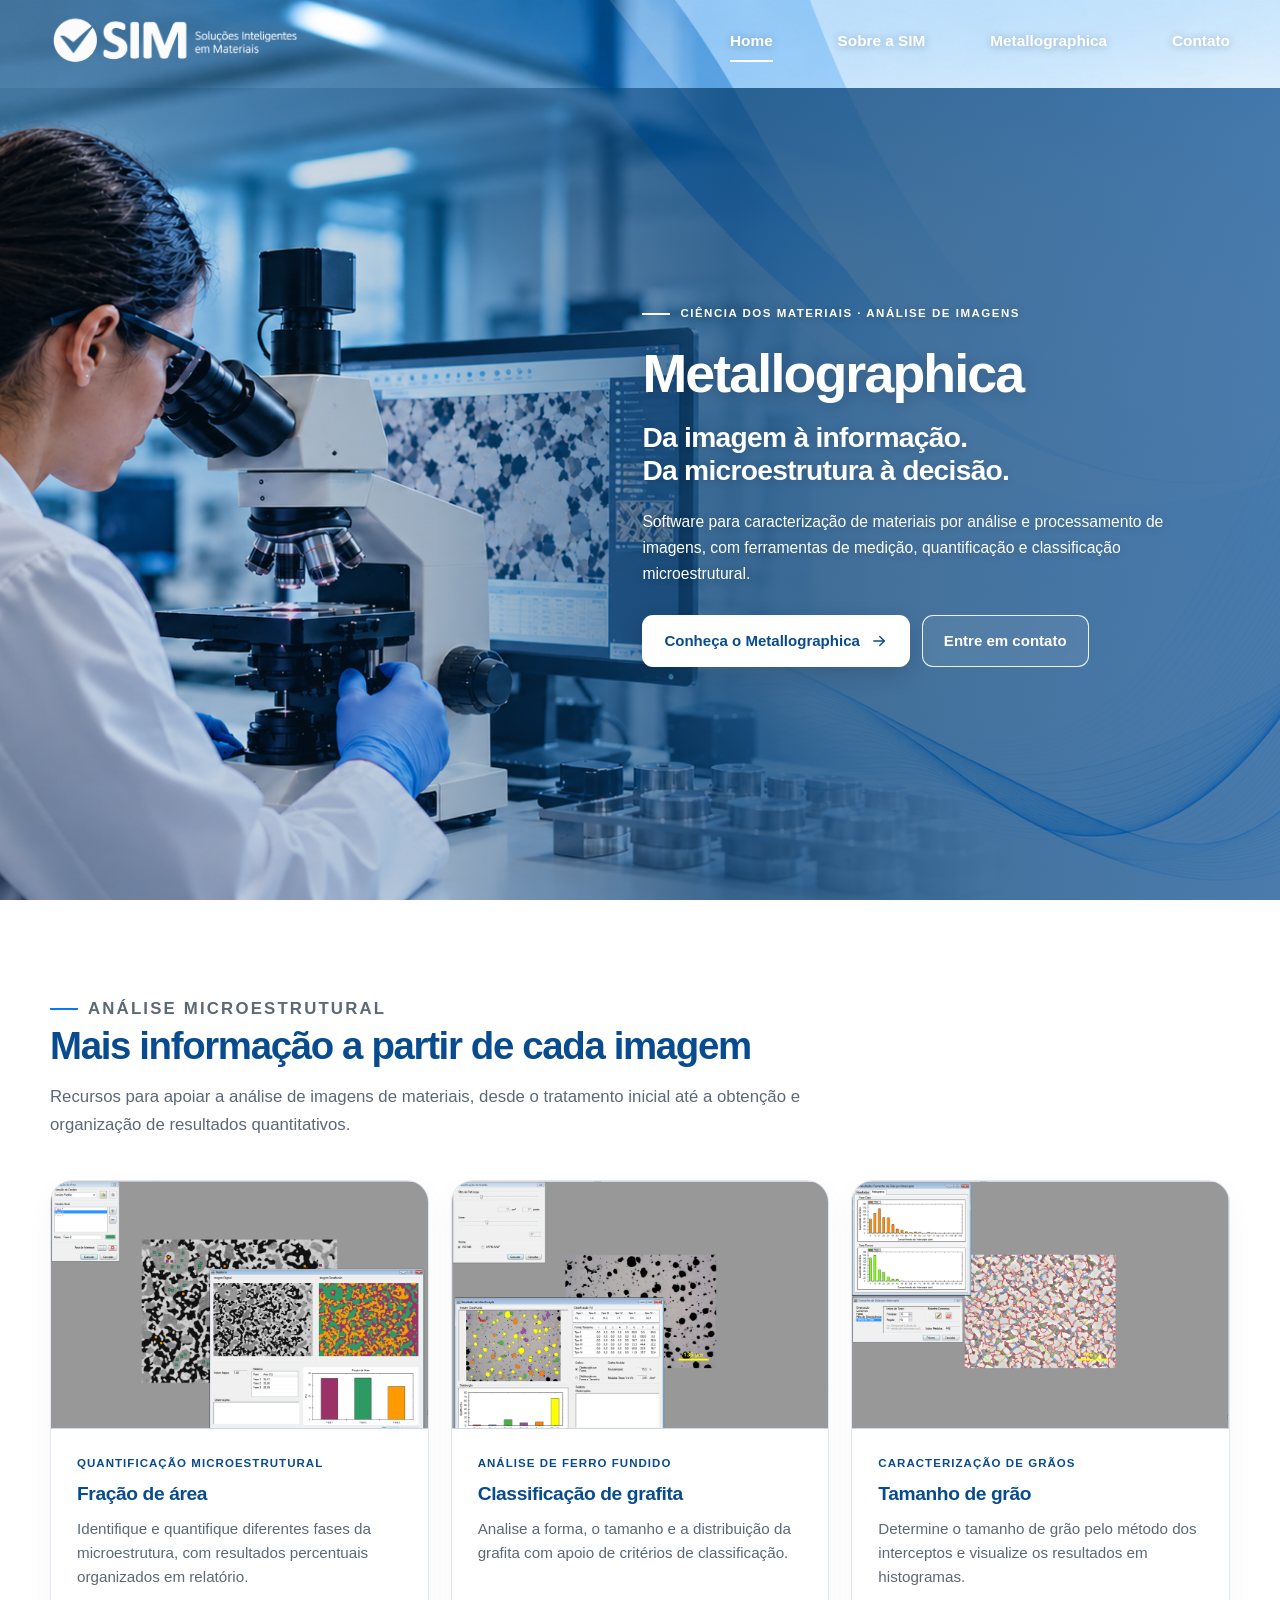
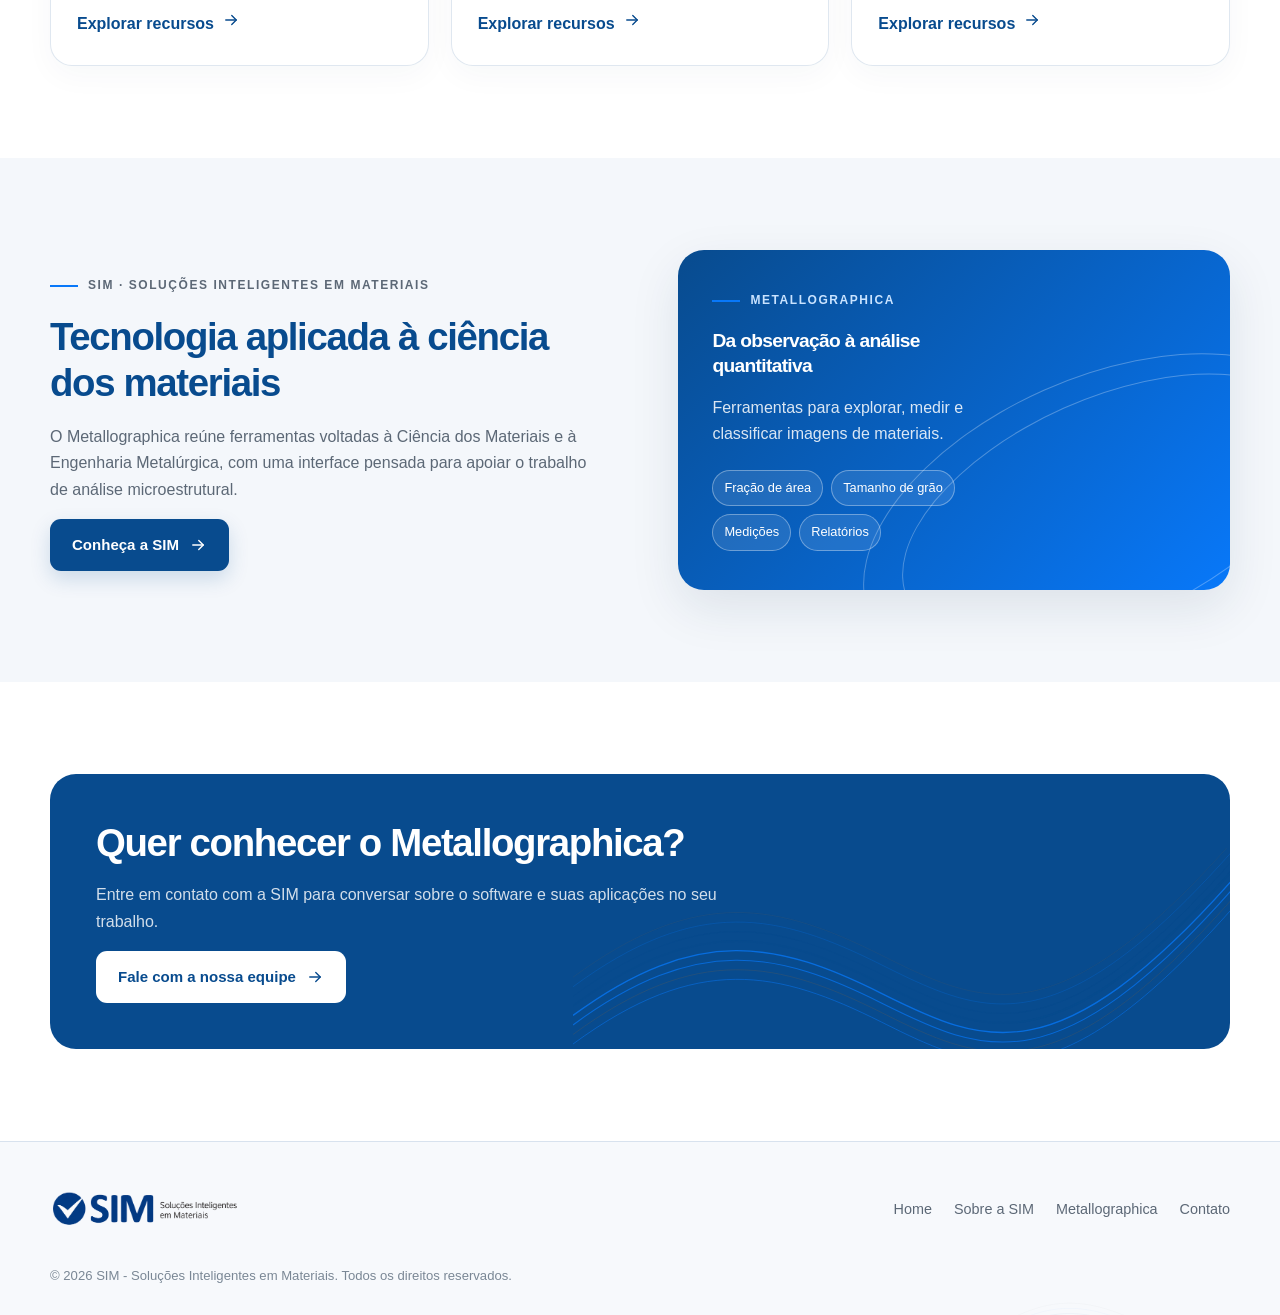
<file: index.html>
<!doctype html>
<html lang="pt-BR">
<head>
<meta charset="utf-8">
<meta name="viewport" content="width=device-width, initial-scale=1">
<meta name="description" content="Conheça o Metallographica, software para caracterização de materiais por análise e processamento de imagens.">
<meta name="theme-color" content="#084B8E">
<title>Home | SIM - Soluções Inteligentes em Materiais</title>
<link rel="icon" href="assets/favicon.svg" type="image/svg+xml">
<link rel="stylesheet" href="css/style.css">
<script src="js/main.js" defer></script>
</head>
<body>
<header class="site-header site-header-overlay"><div class="container header-inner">
<a class="brand" href="home.html" aria-label="SIM - Soluções Inteligentes em Materiais"><img src="assets/logo-sim-branco.png" alt="SIM - Soluções Inteligentes em Materiais"></a>
<button class="menu-toggle" type="button" aria-label="Abrir menu" aria-expanded="false"><svg viewBox="0 0 24 24" width="22" height="22" fill="none" stroke="currentColor" stroke-width="2"><path d="M3 6h18M3 12h18M3 18h18"/></svg></button>
<nav class="nav" aria-label="Navegação principal"><a href="home.html" class="active">Home</a><a href="sobre.html">Sobre a SIM</a><a href="metallographica.html">Metallographica</a><a href="contato.html">Contato</a></nav>
</div></header>
<main>

<section class="hero hero-background" aria-labelledby="hero-title">
<div class="hero-overlay">
<div class="container hero-content">
<div class="hero-copy">
<p class="eyebrow">Ciência dos materiais · Análise de imagens</p>
<h1 id="hero-title">Metallographica</h1>
<h2>Da imagem à informação.<br>Da microestrutura à decisão.</h2>
<p>Software para caracterização de materiais por análise e processamento de imagens, com ferramentas de medição, quantificação e classificação microestrutural.</p>
<div class="actions"><a class="btn btn-primary" href="metallographica.html">Conheça o Metallographica <svg class="arrow-icon" viewBox="0 0 24 24" width="18" height="18" fill="none" stroke="currentColor" stroke-width="1.8" stroke-linecap="round" stroke-linejoin="round" aria-hidden="true" focusable="false"><path d="M5 12h14"/><path d="m13 6 6 6-6 6"/></svg></a><a class="btn btn-secondary" href="contato.html">Entre em contato</a></div>
</div>
</div>
</div>
</section>
<section class="section"><div class="container">
<div class="section-heading"><p class="eyebrow">Análise microestrutural</p><h2>Mais informação a partir de cada imagem</h2><p>Recursos para apoiar a análise de imagens de materiais, desde o tratamento inicial até a obtenção e organização de resultados quantitativos.</p></div>
<div class="cards cards-with-images">
<article class="card"><img class="card-image" src="assets/fracao-de-area.png" alt="Interface do Metallographica para análise de fração de área"><div class="card-body"><p class="card-kicker">Quantificação microestrutural</p><h3>Fração de área</h3><p>Identifique e quantifique diferentes fases da microestrutura, com resultados percentuais organizados em relatório.</p><a class="text-link" href="metallographica.html">Explorar recursos <svg class="arrow-icon" viewBox="0 0 24 24" width="18" height="18" fill="none" stroke="currentColor" stroke-width="1.8" stroke-linecap="round" stroke-linejoin="round" aria-hidden="true" focusable="false"><path d="M5 12h14"/><path d="m13 6 6 6-6 6"/></svg></a></div></article>
<article class="card"><img class="card-image" src="assets/classificacao-grafita.png" alt="Interface do Metallographica para classificação de grafita"><div class="card-body"><p class="card-kicker">Análise de ferro fundido</p><h3>Classificação de grafita</h3><p>Analise a forma, o tamanho e a distribuição da grafita com apoio de critérios de classificação.</p><a class="text-link" href="metallographica.html">Explorar recursos <svg class="arrow-icon" viewBox="0 0 24 24" width="18" height="18" fill="none" stroke="currentColor" stroke-width="1.8" stroke-linecap="round" stroke-linejoin="round" aria-hidden="true" focusable="false"><path d="M5 12h14"/><path d="m13 6 6 6-6 6"/></svg></a></div></article>
<article class="card"><img class="card-image" src="assets/tamanho-de-grao.png" alt="Interface do Metallographica para medição de tamanho de grão por intercepto"><div class="card-body"><p class="card-kicker">Caracterização de grãos</p><h3>Tamanho de grão</h3><p>Determine o tamanho de grão pelo método dos interceptos e visualize os resultados em histogramas.</p><a class="text-link" href="metallographica.html">Explorar recursos <svg class="arrow-icon" viewBox="0 0 24 24" width="18" height="18" fill="none" stroke="currentColor" stroke-width="1.8" stroke-linecap="round" stroke-linejoin="round" aria-hidden="true" focusable="false"><path d="M5 12h14"/><path d="m13 6 6 6-6 6"/></svg></a></div></article>
</div>
</div></section>
<section class="section section-soft"><div class="container split">
<div><p class="eyebrow">SIM · Soluções Inteligentes em Materiais</p><h2>Tecnologia aplicada à ciência dos materiais</h2><p>O Metallographica reúne ferramentas voltadas à Ciência dos Materiais e à Engenharia Metalúrgica, com uma interface pensada para apoiar o trabalho de análise microestrutural.</p><a class="btn btn-primary" href="sobre.html">Conheça a SIM <svg class="arrow-icon" viewBox="0 0 24 24" width="18" height="18" fill="none" stroke="currentColor" stroke-width="1.8" stroke-linecap="round" stroke-linejoin="round" aria-hidden="true" focusable="false"><path d="M5 12h14"/><path d="m13 6 6 6-6 6"/></svg></a></div>
<div class="visual-panel"><div class="panel-content"><p class="eyebrow" style="color:#C9E3FF">Metallographica</p><h3>Da observação à análise quantitativa</h3><p>Ferramentas para explorar, medir e classificar imagens de materiais.</p><div class="pill-row"><span class="pill">Fração de área</span><span class="pill">Tamanho de grão</span><span class="pill">Medições</span><span class="pill">Relatórios</span></div></div></div>
</div></section>
<section class="section"><div class="container"><div class="cta-band"><h2>Quer conhecer o Metallographica?</h2><p>Entre em contato com a SIM para conversar sobre o software e suas aplicações no seu trabalho.</p><a class="btn" href="contato.html">Fale com a nossa equipe <svg class="arrow-icon" viewBox="0 0 24 24" width="18" height="18" fill="none" stroke="currentColor" stroke-width="1.8" stroke-linecap="round" stroke-linejoin="round" aria-hidden="true" focusable="false"><path d="M5 12h14"/><path d="m13 6 6 6-6 6"/></svg></a><svg class="wave-art" viewBox="0 0 900 280" fill="none" aria-hidden="true" xmlns="http://www.w3.org/2000/svg">
<path d="M0 215 C170 90 280 115 420 185 S660 300 900 28" stroke="#084B8E" stroke-width="2.4" opacity=".72"/>
<path d="M0 228 C170 103 280 128 420 198 S660 313 900 41" stroke="#0878F9" stroke-width="1.8" opacity=".8"/>
<path d="M0 241 C170 116 280 141 420 211 S660 326 900 54" stroke="#0878F9" stroke-width="1.5" opacity=".72"/>
<path d="M0 254 C170 129 280 154 420 224 S660 339 900 67" stroke="#56595E" stroke-width="1.2" opacity=".42"/>
<path d="M0 267 C170 142 280 167 420 237 S660 352 900 80" stroke="#0878F9" stroke-width="1.2" opacity=".58"/>
<path d="M0 202 C170 77 280 102 420 172 S660 287 900 15" stroke="#084B8E" stroke-width="1.2" opacity=".36"/>
<path d="M0 189 C170 64 280 89 420 159 S660 274 900 2" stroke="#0878F9" stroke-width="1.1" opacity=".3"/>
<path d="M0 176 C170 51 280 76 420 146 S660 261 900 -11" stroke="#56595E" stroke-width="1" opacity=".28"/>
</svg></div></div></section>

</main>
<footer class="site-footer"><div class="container">
<div class="footer-inner"><a class="footer-brand" href="home.html"><img src="assets/logo-sim.png" alt="SIM - Soluções Inteligentes em Materiais"></a>
<nav class="footer-nav" aria-label="Navegação do rodapé"><a href="home.html">Home</a><a href="sobre.html">Sobre a SIM</a><a href="metallographica.html">Metallographica</a><a href="contato.html">Contato</a></nav></div>
<p class="copyright">© <span id="year"></span> SIM - Soluções Inteligentes em Materiais. Todos os direitos reservados.</p>
</div><svg class="footer-wave" viewBox="0 0 900 280" fill="none" aria-hidden="true" xmlns="http://www.w3.org/2000/svg">
<path d="M0 215 C170 90 280 115 420 185 S660 300 900 28" stroke="#084B8E" stroke-width="2.4" opacity=".72"/>
<path d="M0 228 C170 103 280 128 420 198 S660 313 900 41" stroke="#0878F9" stroke-width="1.8" opacity=".8"/>
<path d="M0 241 C170 116 280 141 420 211 S660 326 900 54" stroke="#0878F9" stroke-width="1.5" opacity=".72"/>
<path d="M0 254 C170 129 280 154 420 224 S660 339 900 67" stroke="#56595E" stroke-width="1.2" opacity=".42"/>
<path d="M0 267 C170 142 280 167 420 237 S660 352 900 80" stroke="#0878F9" stroke-width="1.2" opacity=".58"/>
<path d="M0 202 C170 77 280 102 420 172 S660 287 900 15" stroke="#084B8E" stroke-width="1.2" opacity=".36"/>
<path d="M0 189 C170 64 280 89 420 159 S660 274 900 2" stroke="#0878F9" stroke-width="1.1" opacity=".3"/>
<path d="M0 176 C170 51 280 76 420 146 S660 261 900 -11" stroke="#56595E" stroke-width="1" opacity=".28"/>
</svg></footer>
</body>
</html>
</file>
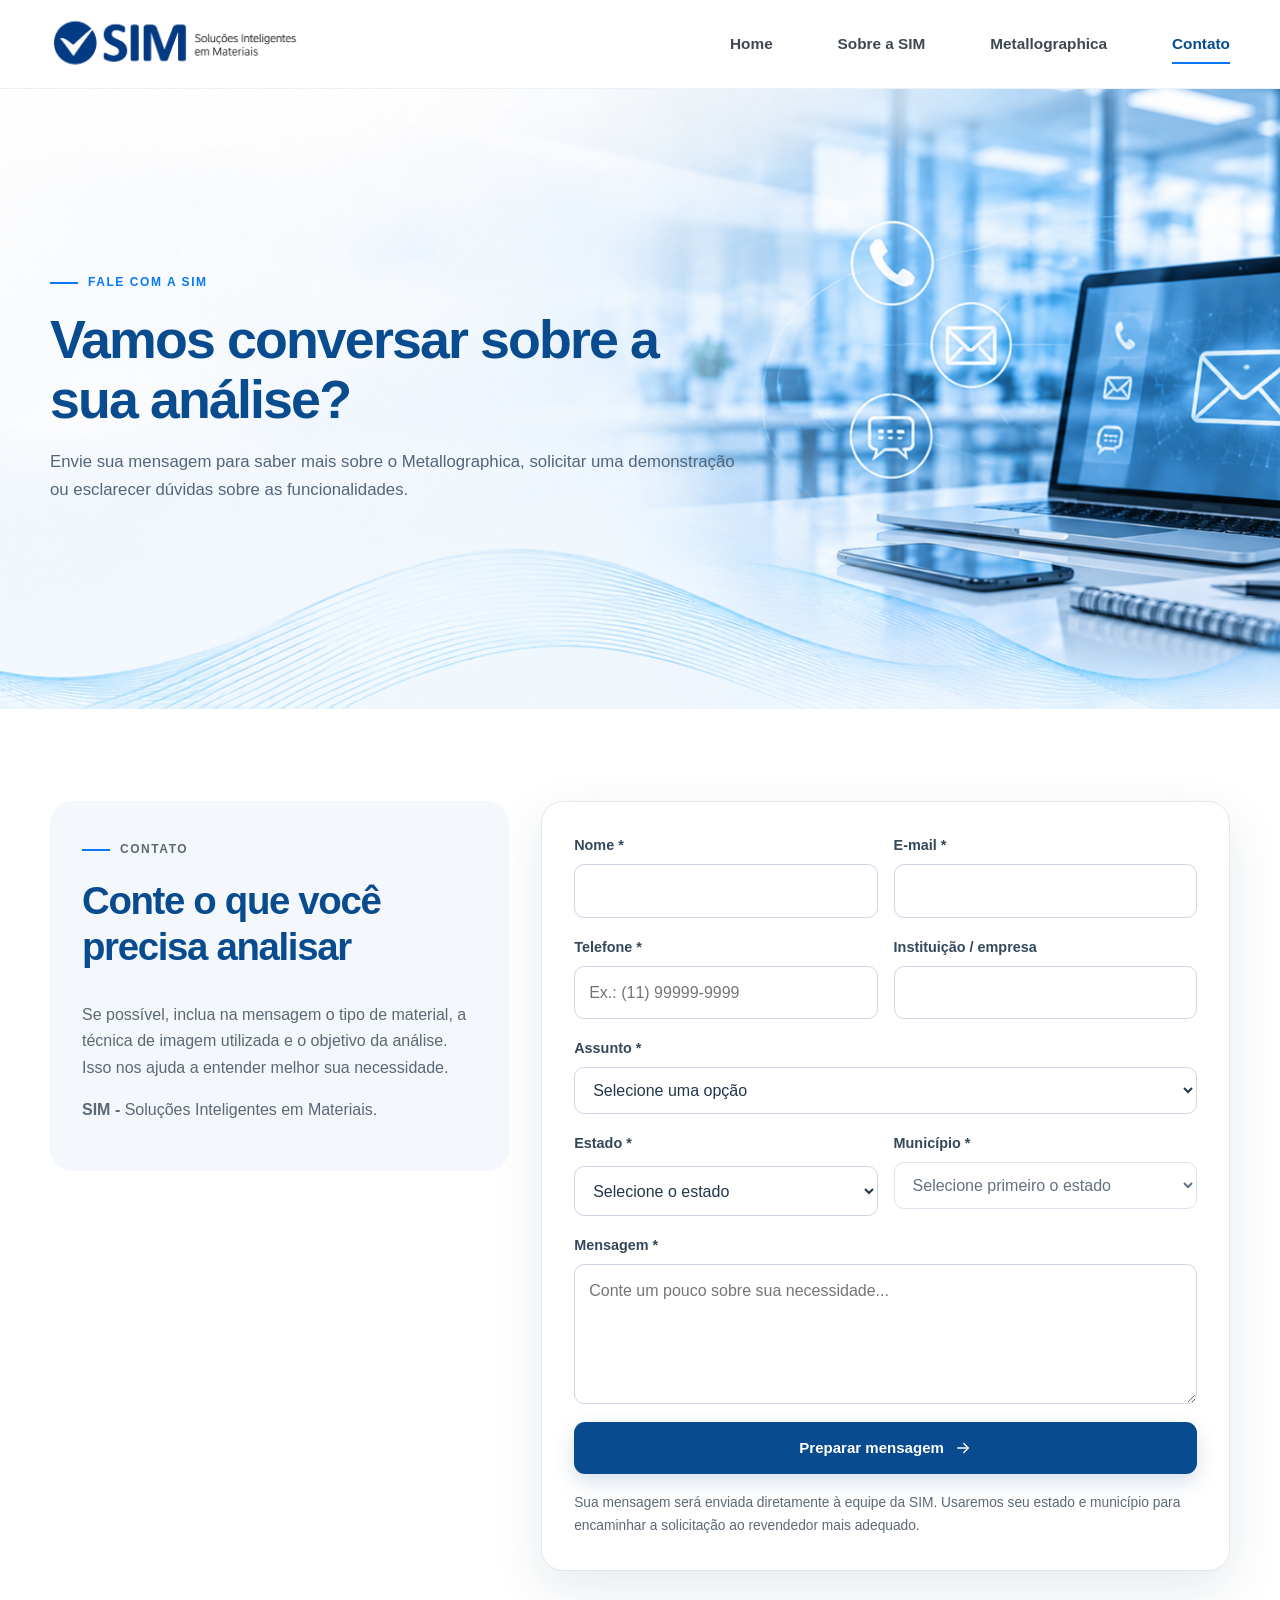
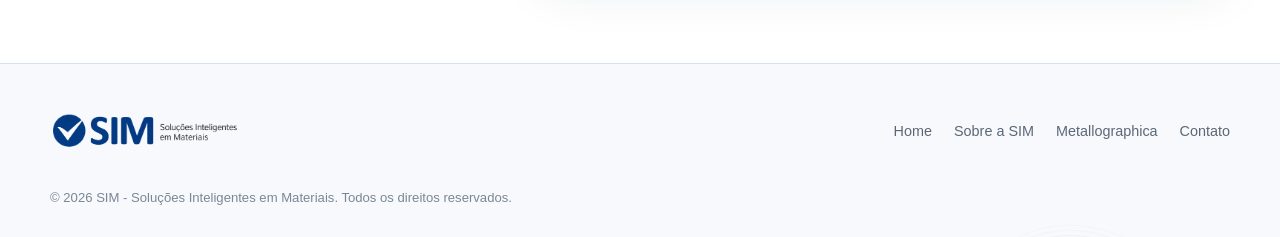
<file: contato.html>
<!doctype html>
<html lang="pt-BR">
<head>
<meta charset="utf-8">
<meta name="viewport" content="width=device-width, initial-scale=1">
<meta name="description" content="Entre em contato com a SIM para saber mais sobre o Metallographica.">
<meta name="theme-color" content="#084B8E">
<title>Contato | SIM - Soluções Inteligentes em Materiais</title>
<link rel="icon" href="assets/favicon.svg" type="image/svg+xml">
<link rel="stylesheet" href="css/style.css">
<script src="js/main.js" defer></script>
</head>
<body>
<header class="site-header"><div class="container header-inner">
<a class="brand" href="home.html" aria-label="SIM - Soluções Inteligentes em Materiais"><img src="assets/logo-sim.png" alt="SIM - Soluções Inteligentes em Materiais"></a>
<button class="menu-toggle" type="button" aria-label="Abrir menu" aria-expanded="false"><svg viewBox="0 0 24 24" width="22" height="22" fill="none" stroke="currentColor" stroke-width="2"><path d="M3 6h18M3 12h18M3 18h18"/></svg></button>
<nav class="nav" aria-label="Navegação principal"><a href="home.html" class="">Home</a><a href="sobre.html" class="">Sobre a SIM</a><a href="metallographica.html" class="">Metallographica</a><a href="contato.html" class="active">Contato</a></nav>
</div></header>
<main>

<section class="page-hero contact-page-hero"><div class="container"><p class="eyebrow">Fale com a SIM</p><h1>Vamos conversar sobre a sua análise?</h1><p>Envie sua mensagem para saber mais sobre o Metallographica, solicitar uma demonstração ou esclarecer dúvidas sobre as funcionalidades.</p></div></section>
<section class="section"><div class="container contact-layout">
<aside class="contact-info"><p class="eyebrow">Contato</p><h2>Conte o que você precisa analisar</h2><p>Se possível, inclua na mensagem o tipo de material, a técnica de imagem utilizada e o objetivo da análise. Isso nos ajuda a entender melhor sua necessidade.</p><p><strong>SIM - </strong>Soluções Inteligentes em Materiais.</p></aside>
<form class="contact-form" id="contact-form" action="https://formsubmit.co/ajax/gregorio.santana@simateriais.com" method="POST">
<input type="text" name="_honey" tabindex="-1" autocomplete="off" aria-hidden="true" class="form-honeypot">
<input type="hidden" name="_subject" value="Novo contato pelo site Metallographica">
<input type="hidden" name="_template" value="table">
<div class="form-row"><div class="field"><label for="name">Nome *</label><input id="name" name="name" autocomplete="name" required></div><div class="field"><label for="email">E-mail *</label><input id="email" name="email" type="email" autocomplete="email" required></div></div>
<div class="form-row"><div class="field"><label for="phone">Telefone *</label><input id="phone" name="phone" type="tel" autocomplete="tel" inputmode="tel" required placeholder="Ex.: (11) 99999-9999"></div><div class="field"><label for="organisation">Instituição / empresa</label><input id="organisation" name="organisation" autocomplete="organization"></div></div>
<div class="field"><label for="subject">Assunto *</label><select id="subject" name="subject" required><option value="">Selecione uma opção</option><option>Solicitar demonstração</option><option>Informações comerciais</option><option>Suporte ao software</option><option>Outra dúvida</option></select></div>
<div class="form-row"><div class="field"><label for="state">Estado *</label><select id="state" name="state" autocomplete="address-level1" required><option value="">Selecione o estado</option><option value="Acre" data-uf="AC">Acre (AC)</option><option value="Alagoas" data-uf="AL">Alagoas (AL)</option><option value="Amapá" data-uf="AP">Amapá (AP)</option><option value="Amazonas" data-uf="AM">Amazonas (AM)</option><option value="Bahia" data-uf="BA">Bahia (BA)</option><option value="Ceará" data-uf="CE">Ceará (CE)</option><option value="Distrito Federal" data-uf="DF">Distrito Federal (DF)</option><option value="Espírito Santo" data-uf="ES">Espírito Santo (ES)</option><option value="Goiás" data-uf="GO">Goiás (GO)</option><option value="Maranhão" data-uf="MA">Maranhão (MA)</option><option value="Mato Grosso" data-uf="MT">Mato Grosso (MT)</option><option value="Mato Grosso do Sul" data-uf="MS">Mato Grosso do Sul (MS)</option><option value="Minas Gerais" data-uf="MG">Minas Gerais (MG)</option><option value="Pará" data-uf="PA">Pará (PA)</option><option value="Paraíba" data-uf="PB">Paraíba (PB)</option><option value="Paraná" data-uf="PR">Paraná (PR)</option><option value="Pernambuco" data-uf="PE">Pernambuco (PE)</option><option value="Piauí" data-uf="PI">Piauí (PI)</option><option value="Rio de Janeiro" data-uf="RJ">Rio de Janeiro (RJ)</option><option value="Rio Grande do Norte" data-uf="RN">Rio Grande do Norte (RN)</option><option value="Rio Grande do Sul" data-uf="RS">Rio Grande do Sul (RS)</option><option value="Rondônia" data-uf="RO">Rondônia (RO)</option><option value="Roraima" data-uf="RR">Roraima (RR)</option><option value="Santa Catarina" data-uf="SC">Santa Catarina (SC)</option><option value="São Paulo" data-uf="SP">São Paulo (SP)</option><option value="Sergipe" data-uf="SE">Sergipe (SE)</option><option value="Tocantins" data-uf="TO">Tocantins (TO)</option></select></div><div class="field"><label for="municipality">Município *</label><select id="municipality" name="municipality" autocomplete="address-level2" required disabled><option value="">Selecione primeiro o estado</option></select><span id="municipality-status" class="form-note" aria-live="polite"></span></div></div>
<div class="field"><label for="message">Mensagem *</label><textarea id="message" name="message" required placeholder="Conte um pouco sobre sua necessidade..."></textarea></div>
<div class="form-status" id="form-status" role="status" aria-live="polite"></div>
<button class="btn btn-primary" type="submit">Preparar mensagem <svg class="arrow-icon" viewBox="0 0 24 24" width="18" height="18" fill="none" stroke="currentColor" stroke-width="1.8" stroke-linecap="round" stroke-linejoin="round" aria-hidden="true" focusable="false"><path d="M5 12h14"/><path d="m13 6 6 6-6 6"/></svg></button>
<p class="form-note">Sua mensagem será enviada diretamente à equipe da SIM. Usaremos seu estado e município para encaminhar a solicitação ao revendedor mais adequado.</p>
</form>
</div></section>

</main>
<footer class="site-footer"><div class="container">
<div class="footer-inner"><a class="footer-brand" href="home.html"><img src="assets/logo-sim.png" alt="SIM - Soluções Inteligentes em Materiais"></a>
<nav class="footer-nav" aria-label="Navegação do rodapé"><a href="home.html">Home</a><a href="sobre.html">Sobre a SIM</a><a href="metallographica.html">Metallographica</a><a href="contato.html">Contato</a></nav></div>
<p class="copyright">© <span id="year"></span> SIM - Soluções Inteligentes em Materiais. Todos os direitos reservados.</p>
</div><svg class="footer-wave" viewBox="0 0 900 280" fill="none" aria-hidden="true" xmlns="http://www.w3.org/2000/svg">
<path d="M0 215 C170 90 280 115 420 185 S660 300 900 28" stroke="#084B8E" stroke-width="2.4" opacity=".72"/>
<path d="M0 228 C170 103 280 128 420 198 S660 313 900 41" stroke="#0878F9" stroke-width="1.8" opacity=".8"/>
<path d="M0 241 C170 116 280 141 420 211 S660 326 900 54" stroke="#0878F9" stroke-width="1.5" opacity=".72"/>
<path d="M0 254 C170 129 280 154 420 224 S660 339 900 67" stroke="#56595E" stroke-width="1.2" opacity=".42"/>
<path d="M0 267 C170 142 280 167 420 237 S660 352 900 80" stroke="#0878F9" stroke-width="1.2" opacity=".58"/>
<path d="M0 202 C170 77 280 102 420 172 S660 287 900 15" stroke="#084B8E" stroke-width="1.2" opacity=".36"/>
<path d="M0 189 C170 64 280 89 420 159 S660 274 900 2" stroke="#0878F9" stroke-width="1.1" opacity=".3"/>
<path d="M0 176 C170 51 280 76 420 146 S660 261 900 -11" stroke="#56595E" stroke-width="1" opacity=".28"/>
</svg></footer>
</body>
</html>
</file>
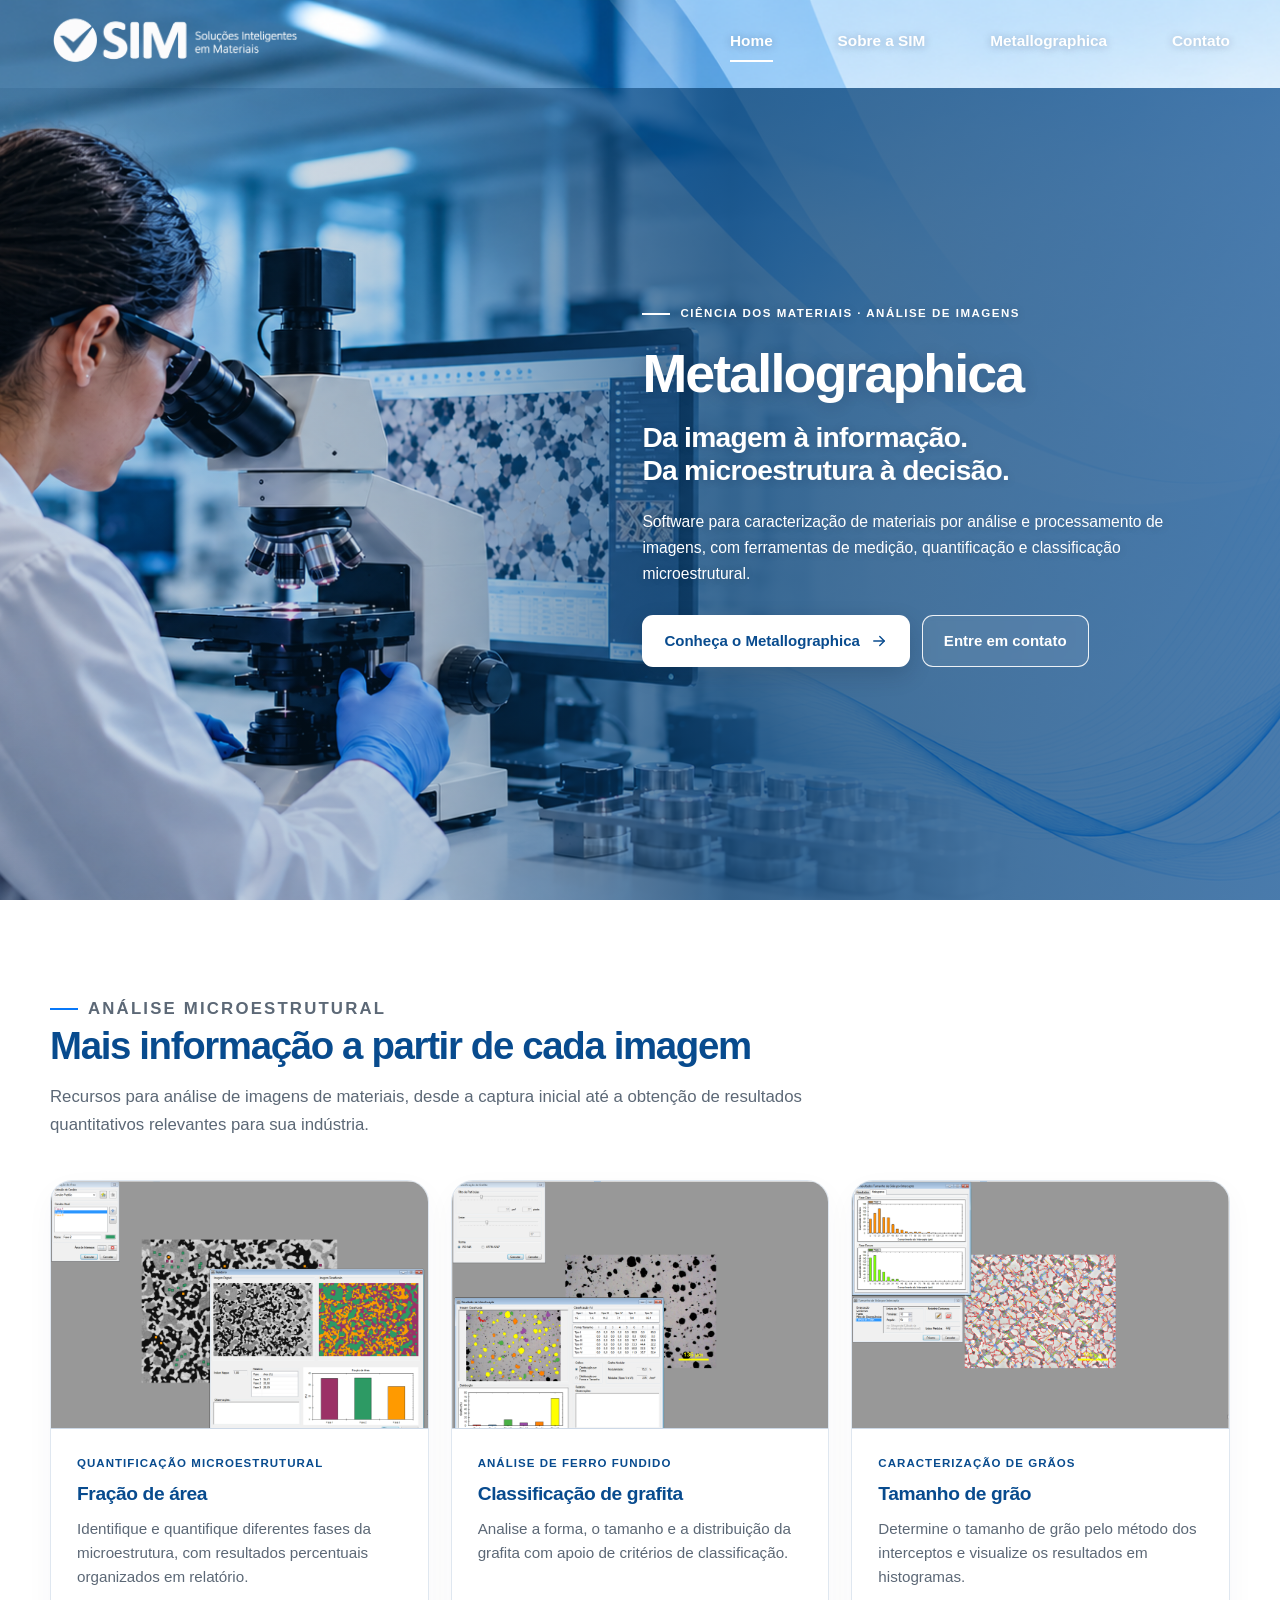
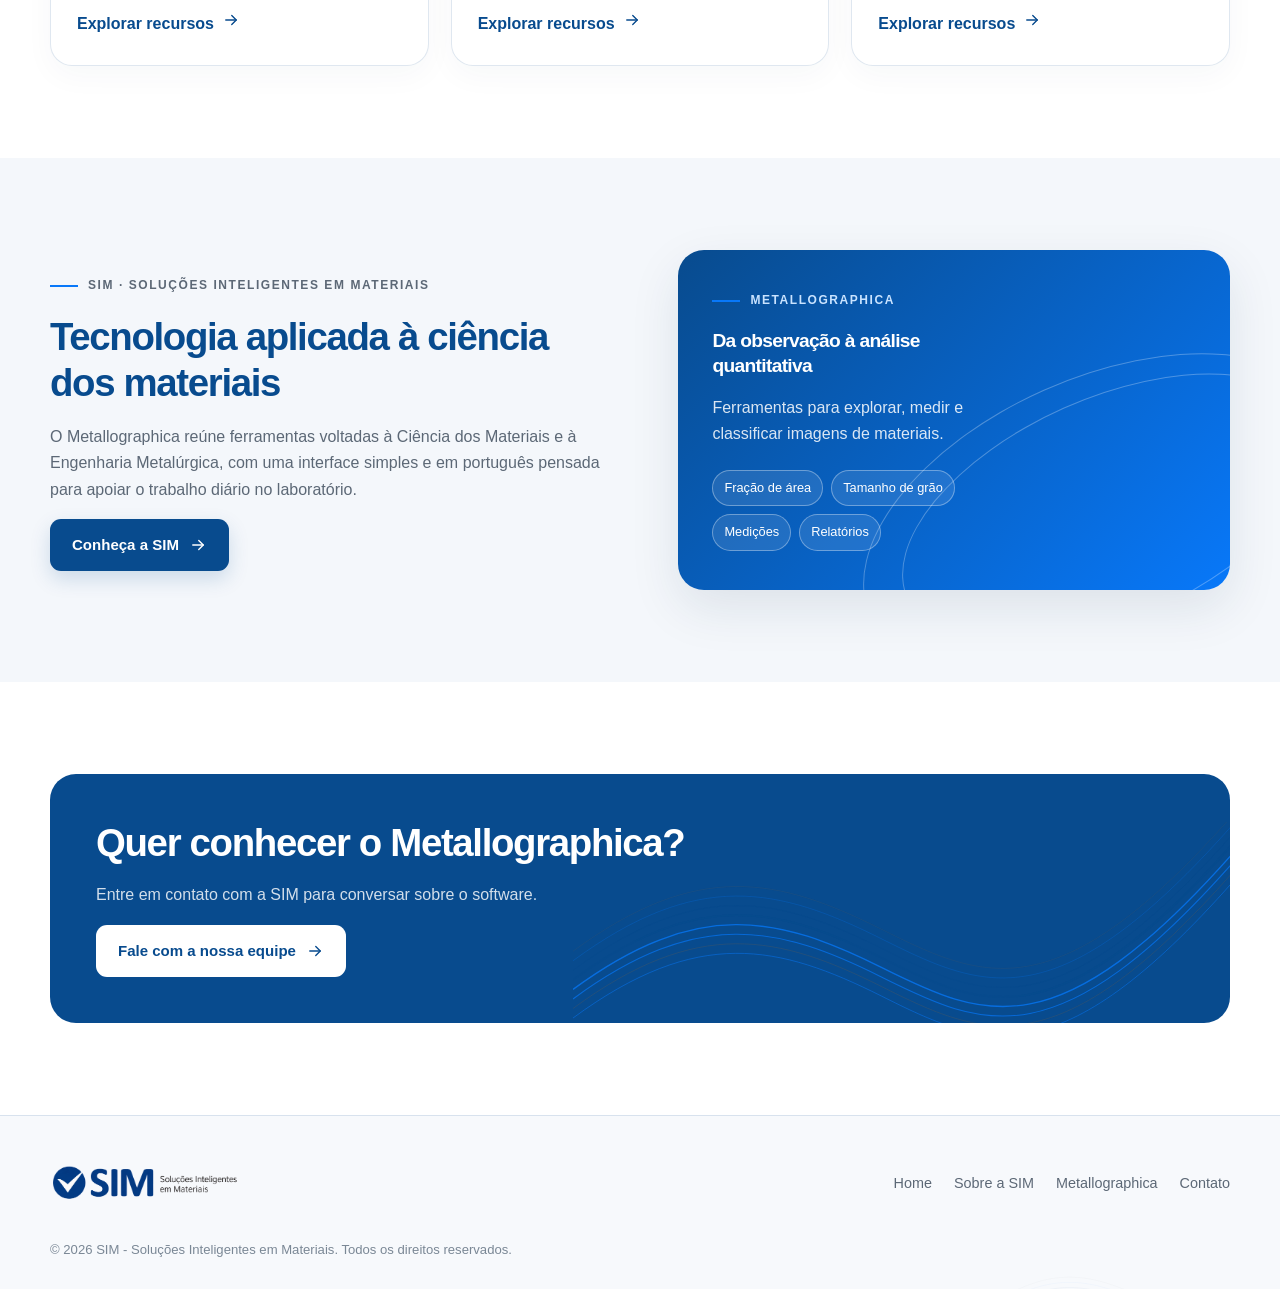
<file: home.html>
<!doctype html>
<html lang="pt-BR">
<head>
<meta charset="utf-8">
<meta name="viewport" content="width=device-width, initial-scale=1">
<meta name="description" content="Conheça o Metallographica, software para caracterização de materiais por análise e processamento de imagens.">
<meta name="theme-color" content="#084B8E">
<title>Home | SIM - Soluções Inteligentes em Materiais</title>
<link rel="icon" href="assets/favicon.svg" type="image/svg+xml">
<link rel="stylesheet" href="css/style.css">
<script src="js/main.js" defer></script>
</head>
<body>
<header class="site-header site-header-overlay"><div class="container header-inner">
<a class="brand" href="home.html" aria-label="SIM - Soluções Inteligentes em Materiais"><img src="assets/logo-sim-branco.png" alt="SIM - Soluções Inteligentes em Materiais"></a>
<button class="menu-toggle" type="button" aria-label="Abrir menu" aria-expanded="false"><svg viewBox="0 0 24 24" width="22" height="22" fill="none" stroke="currentColor" stroke-width="2"><path d="M3 6h18M3 12h18M3 18h18"/></svg></button>
<nav class="nav" aria-label="Navegação principal"><a href="home.html" class="active">Home</a><a href="sobre.html">Sobre a SIM</a><a href="metallographica.html">Metallographica</a><a href="contato.html">Contato</a></nav>
</div></header>
<main>

<section class="hero hero-background" aria-labelledby="hero-title">
<div class="hero-overlay">
<div class="container hero-content">
<div class="hero-copy">
<p class="eyebrow">Ciência dos materiais · Análise de imagens</p>
<h1 id="hero-title">Metallographica</h1>
<h2>Da imagem à informação.<br>Da microestrutura à decisão.</h2>
<p>Software para caracterização de materiais por análise e processamento de imagens, com ferramentas de medição, quantificação e classificação microestrutural.</p>
<div class="actions"><a class="btn btn-primary" href="metallographica.html">Conheça o Metallographica <svg class="arrow-icon" viewBox="0 0 24 24" width="18" height="18" fill="none" stroke="currentColor" stroke-width="1.8" stroke-linecap="round" stroke-linejoin="round" aria-hidden="true" focusable="false"><path d="M5 12h14"/><path d="m13 6 6 6-6 6"/></svg></a><a class="btn btn-secondary" href="contato.html">Entre em contato</a></div>
</div>
</div>
</div>
</section>
<section class="section"><div class="container">
<div class="section-heading"><p class="eyebrow">Análise microestrutural</p><h2>Mais informação a partir de cada imagem</h2><p>Recursos para análise de imagens de materiais, desde a captura inicial até a obtenção de resultados quantitativos relevantes para sua indústria.</p></div>
<div class="cards cards-with-images">
<article class="card"><img class="card-image" src="assets/fracao-de-area.png" alt="Interface do Metallographica para análise de fração de área"><div class="card-body"><p class="card-kicker">Quantificação microestrutural</p><h3>Fração de área</h3><p>Identifique e quantifique diferentes fases da microestrutura, com resultados percentuais organizados em relatório.</p><a class="text-link" href="metallographica.html">Explorar recursos <svg class="arrow-icon" viewBox="0 0 24 24" width="18" height="18" fill="none" stroke="currentColor" stroke-width="1.8" stroke-linecap="round" stroke-linejoin="round" aria-hidden="true" focusable="false"><path d="M5 12h14"/><path d="m13 6 6 6-6 6"/></svg></a></div></article>
<article class="card"><img class="card-image" src="assets/classificacao-grafita.png" alt="Interface do Metallographica para classificação de grafita"><div class="card-body"><p class="card-kicker">Análise de ferro fundido</p><h3>Classificação de grafita</h3><p>Analise a forma, o tamanho e a distribuição da grafita com apoio de critérios de classificação.</p><a class="text-link" href="metallographica.html">Explorar recursos <svg class="arrow-icon" viewBox="0 0 24 24" width="18" height="18" fill="none" stroke="currentColor" stroke-width="1.8" stroke-linecap="round" stroke-linejoin="round" aria-hidden="true" focusable="false"><path d="M5 12h14"/><path d="m13 6 6 6-6 6"/></svg></a></div></article>
<article class="card"><img class="card-image" src="assets/tamanho-de-grao.png" alt="Interface do Metallographica para medição de tamanho de grão por intercepto"><div class="card-body"><p class="card-kicker">Caracterização de grãos</p><h3>Tamanho de grão</h3><p>Determine o tamanho de grão pelo método dos interceptos e visualize os resultados em histogramas.</p><a class="text-link" href="metallographica.html">Explorar recursos <svg class="arrow-icon" viewBox="0 0 24 24" width="18" height="18" fill="none" stroke="currentColor" stroke-width="1.8" stroke-linecap="round" stroke-linejoin="round" aria-hidden="true" focusable="false"><path d="M5 12h14"/><path d="m13 6 6 6-6 6"/></svg></a></div></article>
</div>
</div></section>
<section class="section section-soft"><div class="container split">
<div><p class="eyebrow">SIM · Soluções Inteligentes em Materiais</p><h2>Tecnologia aplicada à ciência dos materiais</h2><p>O Metallographica reúne ferramentas voltadas à Ciência dos Materiais e à Engenharia Metalúrgica, com uma interface simples e em português pensada para apoiar o trabalho diário no laboratório.</p><a class="btn btn-primary" href="sobre.html">Conheça a SIM <svg class="arrow-icon" viewBox="0 0 24 24" width="18" height="18" fill="none" stroke="currentColor" stroke-width="1.8" stroke-linecap="round" stroke-linejoin="round" aria-hidden="true" focusable="false"><path d="M5 12h14"/><path d="m13 6 6 6-6 6"/></svg></a></div>
<div class="visual-panel"><div class="panel-content"><p class="eyebrow" style="color:#C9E3FF">Metallographica</p><h3>Da observação à análise quantitativa</h3><p>Ferramentas para explorar, medir e classificar imagens de materiais.</p><div class="pill-row"><span class="pill">Fração de área</span><span class="pill">Tamanho de grão</span><span class="pill">Medições</span><span class="pill">Relatórios</span></div></div></div>
</div></section>
<section class="section"><div class="container"><div class="cta-band"><h2>Quer conhecer o Metallographica?</h2><p>Entre em contato com a SIM para conversar sobre o software.</p><a class="btn" href="contato.html">Fale com a nossa equipe <svg class="arrow-icon" viewBox="0 0 24 24" width="18" height="18" fill="none" stroke="currentColor" stroke-width="1.8" stroke-linecap="round" stroke-linejoin="round" aria-hidden="true" focusable="false"><path d="M5 12h14"/><path d="m13 6 6 6-6 6"/></svg></a><svg class="wave-art" viewBox="0 0 900 280" fill="none" aria-hidden="true" xmlns="http://www.w3.org/2000/svg">
<path d="M0 215 C170 90 280 115 420 185 S660 300 900 28" stroke="#084B8E" stroke-width="2.4" opacity=".72"/>
<path d="M0 228 C170 103 280 128 420 198 S660 313 900 41" stroke="#0878F9" stroke-width="1.8" opacity=".8"/>
<path d="M0 241 C170 116 280 141 420 211 S660 326 900 54" stroke="#0878F9" stroke-width="1.5" opacity=".72"/>
<path d="M0 254 C170 129 280 154 420 224 S660 339 900 67" stroke="#56595E" stroke-width="1.2" opacity=".42"/>
<path d="M0 267 C170 142 280 167 420 237 S660 352 900 80" stroke="#0878F9" stroke-width="1.2" opacity=".58"/>
<path d="M0 202 C170 77 280 102 420 172 S660 287 900 15" stroke="#084B8E" stroke-width="1.2" opacity=".36"/>
<path d="M0 189 C170 64 280 89 420 159 S660 274 900 2" stroke="#0878F9" stroke-width="1.1" opacity=".3"/>
<path d="M0 176 C170 51 280 76 420 146 S660 261 900 -11" stroke="#56595E" stroke-width="1" opacity=".28"/>
</svg></div></div></section>

</main>
<footer class="site-footer"><div class="container">
<div class="footer-inner"><a class="footer-brand" href="home.html"><img src="assets/logo-sim.png" alt="SIM - Soluções Inteligentes em Materiais"></a>
<nav class="footer-nav" aria-label="Navegação do rodapé"><a href="home.html">Home</a><a href="sobre.html">Sobre a SIM</a><a href="metallographica.html">Metallographica</a><a href="contato.html">Contato</a></nav></div>
<p class="copyright">© <span id="year"></span> SIM - Soluções Inteligentes em Materiais. Todos os direitos reservados.</p>
</div><svg class="footer-wave" viewBox="0 0 900 280" fill="none" aria-hidden="true" xmlns="http://www.w3.org/2000/svg">
<path d="M0 215 C170 90 280 115 420 185 S660 300 900 28" stroke="#084B8E" stroke-width="2.4" opacity=".72"/>
<path d="M0 228 C170 103 280 128 420 198 S660 313 900 41" stroke="#0878F9" stroke-width="1.8" opacity=".8"/>
<path d="M0 241 C170 116 280 141 420 211 S660 326 900 54" stroke="#0878F9" stroke-width="1.5" opacity=".72"/>
<path d="M0 254 C170 129 280 154 420 224 S660 339 900 67" stroke="#56595E" stroke-width="1.2" opacity=".42"/>
<path d="M0 267 C170 142 280 167 420 237 S660 352 900 80" stroke="#0878F9" stroke-width="1.2" opacity=".58"/>
<path d="M0 202 C170 77 280 102 420 172 S660 287 900 15" stroke="#084B8E" stroke-width="1.2" opacity=".36"/>
<path d="M0 189 C170 64 280 89 420 159 S660 274 900 2" stroke="#0878F9" stroke-width="1.1" opacity=".3"/>
<path d="M0 176 C170 51 280 76 420 146 S660 261 900 -11" stroke="#56595E" stroke-width="1" opacity=".28"/>
</svg></footer>
</body>
</html>
</file>
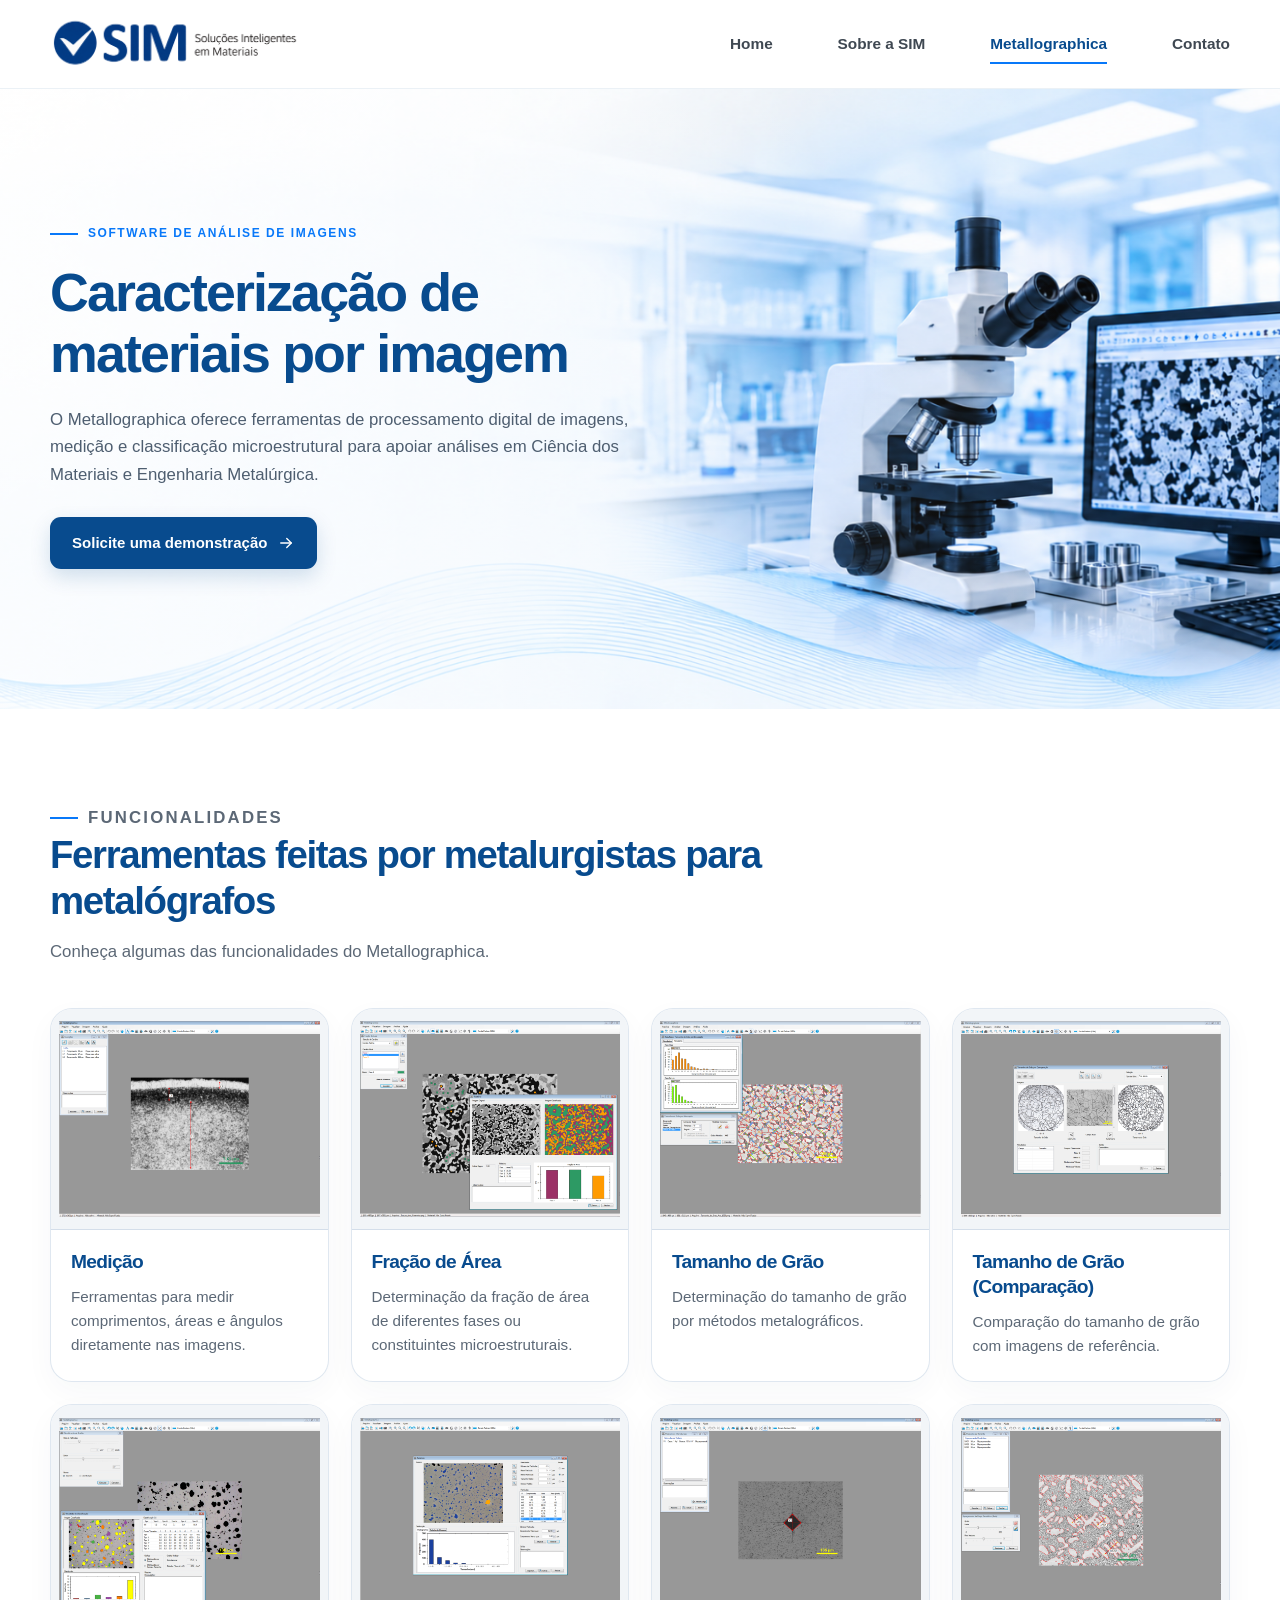
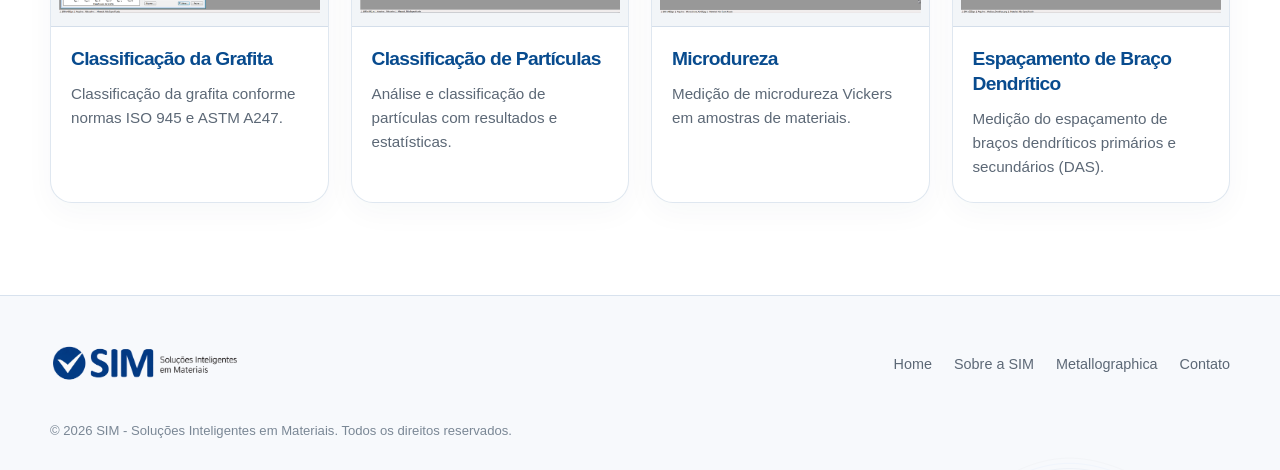
<file: metallographica.html>
<!doctype html>
<html lang="pt-BR">
<head>
<meta charset="utf-8">
<meta name="viewport" content="width=device-width, initial-scale=1">
<meta name="description" content="Funcionalidades do software Metallographica para caracterização de materiais por imagem.">
<meta name="theme-color" content="#084B8E">
<title>Metallographica | SIM - Soluções Inteligentes em Materiais</title>
<link rel="icon" href="assets/favicon.svg" type="image/svg+xml">
<link rel="stylesheet" href="css/style.css">
<script src="js/main.js" defer></script>
</head>
<body>
<header class="site-header"><div class="container header-inner">
<a class="brand" href="home.html" aria-label="SIM - Soluções Inteligentes em Materiais"><img src="assets/logo-sim.png" alt="SIM - Soluções Inteligentes em Materiais"></a>
<button class="menu-toggle" type="button" aria-label="Abrir menu" aria-expanded="false"><svg viewBox="0 0 24 24" width="22" height="22" fill="none" stroke="currentColor" stroke-width="2"><path d="M3 6h18M3 12h18M3 18h18"/></svg></button>
<nav class="nav" aria-label="Navegação principal"><a href="home.html" class="">Home</a><a href="sobre.html" class="">Sobre a SIM</a><a href="metallographica.html" class="active">Metallographica</a><a href="contato.html" class="">Contato</a></nav>
</div></header>
<main>

<section class="hero metallographica-hero" aria-labelledby="metallographica-hero-title">
<div class="metallographica-hero-overlay">
<div class="container metallographica-hero-content">
<div class="metallographica-hero-copy">
<p class="eyebrow">Software de análise de imagens</p>
<h1 id="metallographica-hero-title">Caracterização de materiais por imagem</h1>
<p>O Metallographica oferece ferramentas de processamento digital de imagens, medição e classificação microestrutural para apoiar análises em Ciência dos Materiais e Engenharia Metalúrgica.</p>
<div class="actions"><a class="btn btn-primary" href="contato.html">Solicite uma demonstração <svg class="arrow-icon" viewBox="0 0 24 24" width="18" height="18" fill="none" stroke="currentColor" stroke-width="1.8" stroke-linecap="round" stroke-linejoin="round" aria-hidden="true" focusable="false"><path d="M5 12h14"/><path d="m13 6 6 6-6 6"/></svg></a></div>
</div>
</div>
</div>
</section>
<section class="section"><div class="container"><div class="section-heading"><p class="eyebrow">Funcionalidades</p><h2>Ferramentas feitas por metalurgistas para metalógrafos</h2><p>Conheça algumas das funcionalidades do Metallographica.</p></div>
<div class="feature-grid feature-grid-tools">
<article class="feature-card reveal-on-scroll">
<img class="feature-card-image" src="assets/funcionalidades/medicao.png" alt="Medição - captura de tela do Metallographica" loading="lazy" decoding="async">
<div class="feature-card-body"><h3>Medição</h3><p>Ferramentas para medir comprimentos, áreas e ângulos diretamente nas imagens.</p></div>
</article>
<article class="feature-card reveal-on-scroll">
<img class="feature-card-image" src="assets/funcionalidades/fracao-de-area.png" alt="Fração de Área - captura de tela do Metallographica" loading="lazy" decoding="async">
<div class="feature-card-body"><h3>Fração de Área</h3><p>Determinação da fração de área de diferentes fases ou constituintes microestruturais.</p></div>
</article>
<article class="feature-card reveal-on-scroll">
<img class="feature-card-image" src="assets/funcionalidades/tamanho-de-grao.png" alt="Tamanho de Grão - captura de tela do Metallographica" loading="lazy" decoding="async">
<div class="feature-card-body"><h3>Tamanho de Grão</h3><p>Determinação do tamanho de grão por métodos metalográficos.</p></div>
</article>
<article class="feature-card reveal-on-scroll">
<img class="feature-card-image" src="assets/funcionalidades/comparacao.png" alt="Tamanho de Grão (Comparação) - captura de tela do Metallographica" loading="lazy" decoding="async">
<div class="feature-card-body"><h3>Tamanho de Grão (Comparação)</h3><p>Comparação do tamanho de grão com imagens de referência.</p></div>
</article>
<article class="feature-card reveal-on-scroll">
<img class="feature-card-image" src="assets/funcionalidades/grafita.png" alt="Classificação da Grafita - captura de tela do Metallographica" loading="lazy" decoding="async">
<div class="feature-card-body"><h3>Classificação da Grafita</h3><p>Classificação da grafita conforme normas ISO 945 e ASTM A247.</p></div>
</article>
<article class="feature-card reveal-on-scroll">
<img class="feature-card-image" src="assets/funcionalidades/particulas.png" alt="Classificação de Partículas - captura de tela do Metallographica" loading="lazy" decoding="async">
<div class="feature-card-body"><h3>Classificação de Partículas</h3><p>Análise e classificação de partículas com resultados e estatísticas.</p></div>
</article>
<article class="feature-card reveal-on-scroll">
<img class="feature-card-image" src="assets/funcionalidades/microdureza.png" alt="Microdureza - captura de tela do Metallographica" loading="lazy" decoding="async">
<div class="feature-card-body"><h3>Microdureza</h3><p>Medição de microdureza Vickers em amostras de materiais.</p></div>
</article>
<article class="feature-card reveal-on-scroll">
<img class="feature-card-image" src="assets/funcionalidades/braco-dendritico.png" alt="Espaçamento de Braço Dendrítico - captura de tela do Metallographica" loading="lazy" decoding="async">
<div class="feature-card-body"><h3>Espaçamento de Braço Dendrítico</h3><p>Medição do espaçamento de braços dendríticos primários e secundários (DAS).</p></div>
</article>
</div></div></section>



</main>
<footer class="site-footer"><div class="container">
<div class="footer-inner"><a class="footer-brand" href="home.html"><img src="assets/logo-sim.png" alt="SIM - Soluções Inteligentes em Materiais"></a>
<nav class="footer-nav" aria-label="Navegação do rodapé"><a href="home.html">Home</a><a href="sobre.html">Sobre a SIM</a><a href="metallographica.html">Metallographica</a><a href="contato.html">Contato</a></nav></div>
<p class="copyright">© <span id="year"></span> SIM - Soluções Inteligentes em Materiais. Todos os direitos reservados.</p>
</div><svg class="footer-wave" viewBox="0 0 900 280" fill="none" aria-hidden="true" xmlns="http://www.w3.org/2000/svg">
<path d="M0 215 C170 90 280 115 420 185 S660 300 900 28" stroke="#084B8E" stroke-width="2.4" opacity=".72"/>
<path d="M0 228 C170 103 280 128 420 198 S660 313 900 41" stroke="#0878F9" stroke-width="1.8" opacity=".8"/>
<path d="M0 241 C170 116 280 141 420 211 S660 326 900 54" stroke="#0878F9" stroke-width="1.5" opacity=".72"/>
<path d="M0 254 C170 129 280 154 420 224 S660 339 900 67" stroke="#56595E" stroke-width="1.2" opacity=".42"/>
<path d="M0 267 C170 142 280 167 420 237 S660 352 900 80" stroke="#0878F9" stroke-width="1.2" opacity=".58"/>
<path d="M0 202 C170 77 280 102 420 172 S660 287 900 15" stroke="#084B8E" stroke-width="1.2" opacity=".36"/>
<path d="M0 189 C170 64 280 89 420 159 S660 274 900 2" stroke="#0878F9" stroke-width="1.1" opacity=".3"/>
<path d="M0 176 C170 51 280 76 420 146 S660 261 900 -11" stroke="#56595E" stroke-width="1" opacity=".28"/>
</svg></footer>
</body>
</html>
</file>
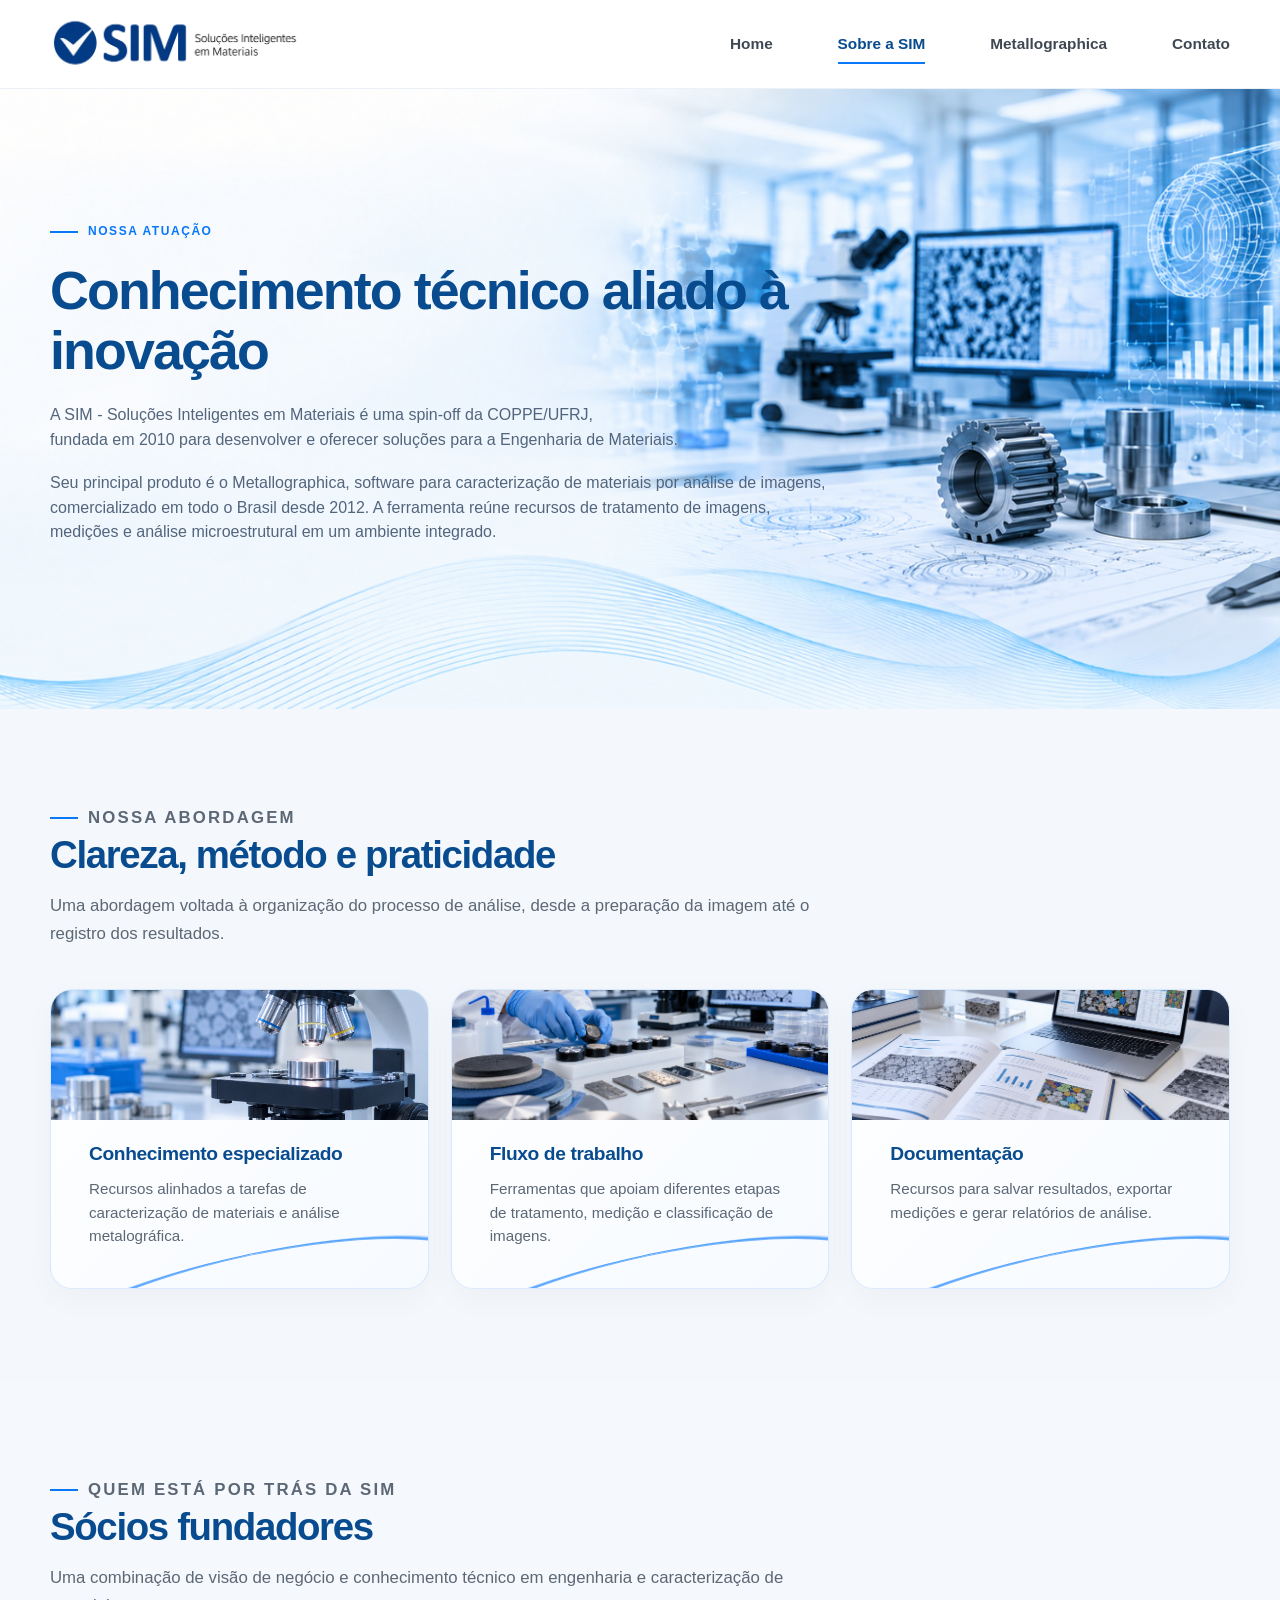
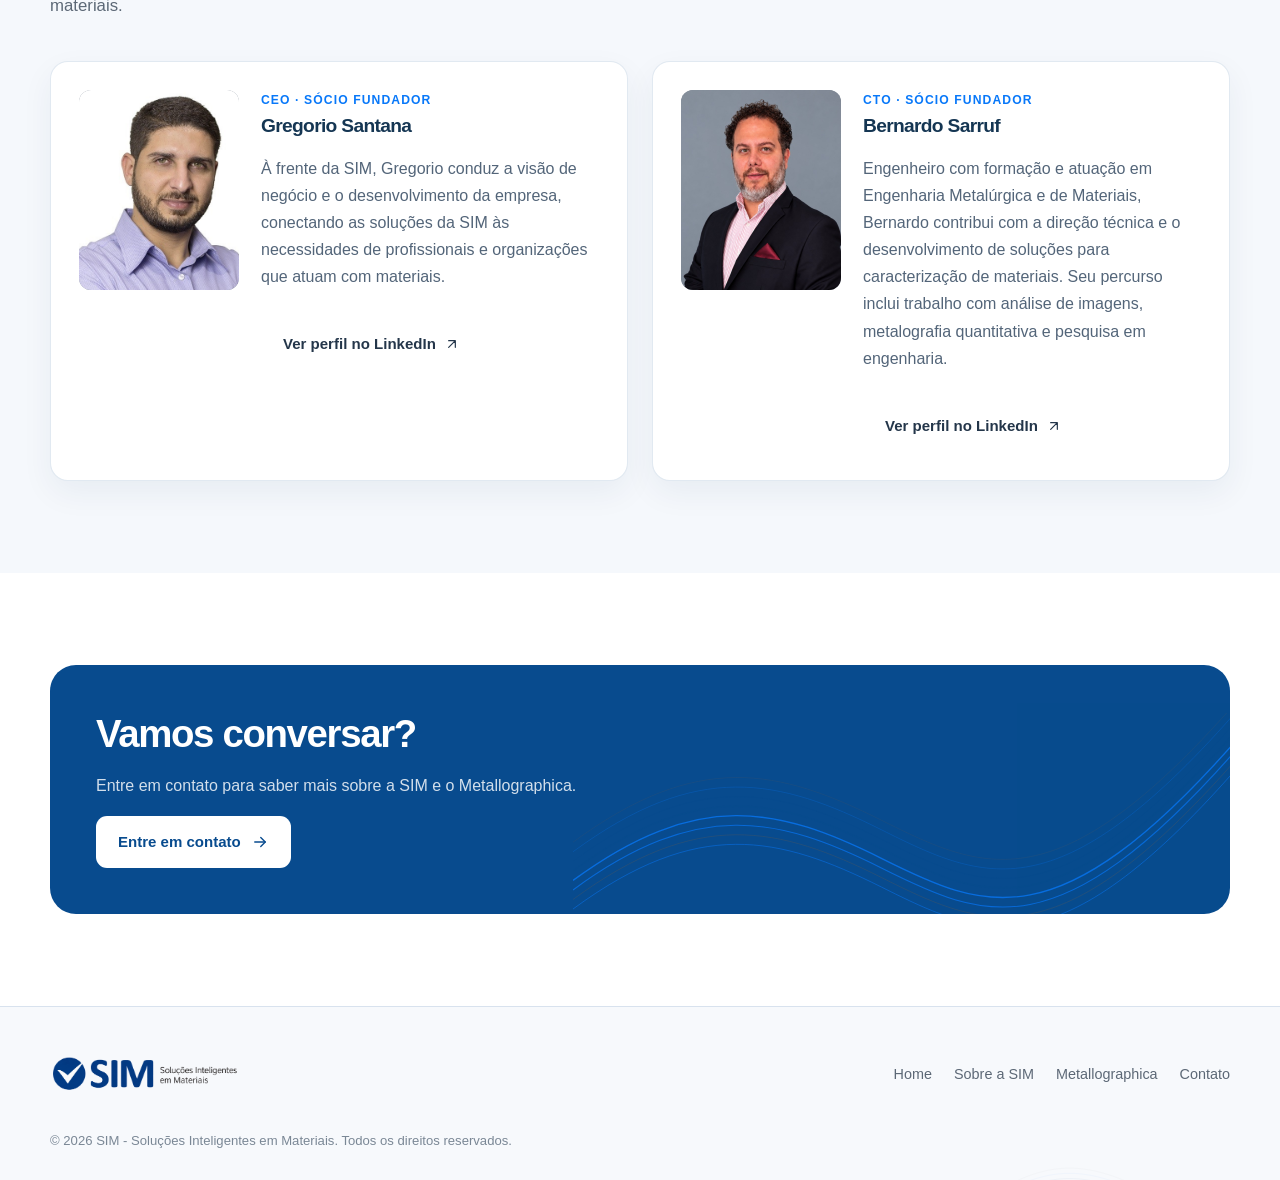
<file: sobre.html>
<!doctype html>
<html lang="pt-BR">
<head>
<meta charset="utf-8">
<meta name="viewport" content="width=device-width, initial-scale=1">
<meta name="description" content="Conheça a SIM, spin-off da COPPE/UFRJ fundada em 2010, e seus sócios fundadores.">
<meta name="theme-color" content="#084B8E">
<title>Sobre a SIM | SIM - Soluções Inteligentes em Materiais</title>
<link rel="icon" href="assets/favicon.svg" type="image/svg+xml">
<link rel="stylesheet" href="css/style.css">
<script src="js/main.js" defer></script>
</head>
<body>
<header class="site-header"><div class="container header-inner">
<a class="brand" href="home.html" aria-label="SIM - Soluções Inteligentes em Materiais"><img src="assets/logo-sim.png" alt="SIM - Soluções Inteligentes em Materiais"></a>
<button class="menu-toggle" type="button" aria-label="Abrir menu" aria-expanded="false"><svg viewBox="0 0 24 24" width="22" height="22" fill="none" stroke="currentColor" stroke-width="2"><path d="M3 6h18M3 12h18M3 18h18"/></svg></button>
<nav class="nav" aria-label="Navegação principal"><a href="home.html" class="">Home</a><a href="sobre.html" class="active">Sobre a SIM</a><a href="metallographica.html" class="">Metallographica</a><a href="contato.html" class="">Contato</a></nav>
</div></header>
<main>


<section class="sobre-intro-hero">
<div class="container sobre-intro-copy"><p class="eyebrow">Nossa atuação</p><h1>Conhecimento técnico aliado à inovação</h1><p>A SIM - Soluções Inteligentes em Materiais é uma spin-off da COPPE/UFRJ,<br>fundada em 2010 para desenvolver e oferecer soluções para a Engenharia de Materiais.</p><p>Seu principal produto é o Metallographica, software para caracterização de materiais por análise de imagens, comercializado em todo o Brasil desde 2012. A ferramenta reúne recursos de tratamento de imagens, medições e análise microestrutural em um ambiente integrado.</p></div>
</section>
<section class="section section-soft"><div class="container"><div class="section-heading"><p class="eyebrow">Nossa abordagem</p><h2>Clareza, método e praticidade</h2><p>Uma abordagem voltada à organização do processo de análise, desde a preparação da imagem até o registro dos resultados.</p></div>
<div class="cards about-feature-cards cards-with-images">
<article class="card"><img class="about-feature-image" src="assets/microscopio.jpg" alt="Microscópio utilizado na análise de materiais" loading="lazy"><h3>Conhecimento especializado</h3><p>Recursos alinhados a tarefas de caracterização de materiais e análise metalográfica.</p></article>
<article class="card"><img class="about-feature-image" src="assets/processos.jpg" alt="Etapas de um processo de análise de materiais" loading="lazy"><h3>Fluxo de trabalho</h3><p>Ferramentas que apoiam diferentes etapas de tratamento, medição e classificação de imagens.</p></article>
<article class="card"><img class="about-feature-image" src="assets/relatorio.jpg" alt="Relatório técnico com gráficos e resultados" loading="lazy"><h3>Documentação</h3><p>Recursos para salvar resultados, exportar medições e gerar relatórios de análise.</p></article>
</div></div></section>
<section class="section founders-section"><div class="container"><div class="section-heading"><p class="eyebrow">Quem está por trás da SIM</p><h2>Sócios fundadores</h2><p>Uma combinação de visão de negócio e conhecimento técnico em engenharia e caracterização de materiais.</p></div>
<div class="founders-grid">
<article class="founder-card"><img class="founder-photo" src="assets/gregorio-santana.jpg" alt="Gregorio Santana, CEO da SIM"><div class="founder-info"><p class="founder-role">CEO · Sócio fundador</p><h3>Gregorio Santana</h3><p>À frente da SIM, Gregorio conduz a visão de negócio e o desenvolvimento da empresa, conectando as soluções da SIM às necessidades de profissionais e organizações que atuam com materiais.</p><a class="btn btn-outline founder-link" href="https://www.linkedin.com/in/gregoriojs/" target="_blank" rel="noopener noreferrer">Ver perfil no LinkedIn <svg class="arrow-icon" viewBox="0 0 24 24" width="16" height="16" fill="none" stroke="currentColor" stroke-width="1.8" stroke-linecap="round" stroke-linejoin="round" aria-hidden="true" focusable="false"><path d="M7 17 17 7M7 7h10v10"/></svg></a></div></article>
<article class="founder-card"><img class="founder-photo" src="assets/bernardo-sarruf.jpg" alt="Bernardo Sarruf, CTO da SIM"><div class="founder-info"><p class="founder-role">CTO · Sócio fundador</p><h3>Bernardo Sarruf</h3><p>Engenheiro com formação e atuação em Engenharia Metalúrgica e de Materiais, Bernardo contribui com a direção técnica e o desenvolvimento de soluções para caracterização de materiais. Seu percurso inclui trabalho com análise de imagens, metalografia quantitativa e pesquisa em engenharia.</p><a class="btn btn-outline founder-link" href="https://www.linkedin.com/in/bernardo-sarruf/" target="_blank" rel="noopener noreferrer">Ver perfil no LinkedIn <svg class="arrow-icon" viewBox="0 0 24 24" width="16" height="16" fill="none" stroke="currentColor" stroke-width="1.8" stroke-linecap="round" stroke-linejoin="round" aria-hidden="true" focusable="false"><path d="M7 17 17 7M7 7h10v10"/></svg></a></div></article>
</div></div></section>
<section class="section"><div class="container"><div class="cta-band"><h2>Vamos conversar?</h2><p>Entre em contato para saber mais sobre a SIM e o Metallographica.</p><a class="btn" href="contato.html">Entre em contato <svg class="arrow-icon" viewBox="0 0 24 24" width="18" height="18" fill="none" stroke="currentColor" stroke-width="1.8" stroke-linecap="round" stroke-linejoin="round" aria-hidden="true" focusable="false"><path d="M5 12h14"/><path d="m13 6 6 6-6 6"/></svg></a><svg class="wave-art" viewBox="0 0 900 280" fill="none" aria-hidden="true" xmlns="http://www.w3.org/2000/svg">
<path d="M0 215 C170 90 280 115 420 185 S660 300 900 28" stroke="#084B8E" stroke-width="2.4" opacity=".72"/>
<path d="M0 228 C170 103 280 128 420 198 S660 313 900 41" stroke="#0878F9" stroke-width="1.8" opacity=".8"/>
<path d="M0 241 C170 116 280 141 420 211 S660 326 900 54" stroke="#0878F9" stroke-width="1.5" opacity=".72"/>
<path d="M0 254 C170 129 280 154 420 224 S660 339 900 67" stroke="#56595E" stroke-width="1.2" opacity=".42"/>
<path d="M0 267 C170 142 280 167 420 237 S660 352 900 80" stroke="#0878F9" stroke-width="1.2" opacity=".58"/>
<path d="M0 202 C170 77 280 102 420 172 S660 287 900 15" stroke="#084B8E" stroke-width="1.2" opacity=".36"/>
<path d="M0 189 C170 64 280 89 420 159 S660 274 900 2" stroke="#0878F9" stroke-width="1.1" opacity=".3"/>
<path d="M0 176 C170 51 280 76 420 146 S660 261 900 -11" stroke="#56595E" stroke-width="1" opacity=".28"/>
</svg></div></div></section>

</main>
<footer class="site-footer"><div class="container">
<div class="footer-inner"><a class="footer-brand" href="home.html"><img src="assets/logo-sim.png" alt="SIM - Soluções Inteligentes em Materiais"></a>
<nav class="footer-nav" aria-label="Navegação do rodapé"><a href="home.html">Home</a><a href="sobre.html">Sobre a SIM</a><a href="metallographica.html">Metallographica</a><a href="contato.html">Contato</a></nav></div>
<p class="copyright">© <span id="year"></span> SIM - Soluções Inteligentes em Materiais. Todos os direitos reservados.</p>
</div><svg class="footer-wave" viewBox="0 0 900 280" fill="none" aria-hidden="true" xmlns="http://www.w3.org/2000/svg">
<path d="M0 215 C170 90 280 115 420 185 S660 300 900 28" stroke="#084B8E" stroke-width="2.4" opacity=".72"/>
<path d="M0 228 C170 103 280 128 420 198 S660 313 900 41" stroke="#0878F9" stroke-width="1.8" opacity=".8"/>
<path d="M0 241 C170 116 280 141 420 211 S660 326 900 54" stroke="#0878F9" stroke-width="1.5" opacity=".72"/>
<path d="M0 254 C170 129 280 154 420 224 S660 339 900 67" stroke="#56595E" stroke-width="1.2" opacity=".42"/>
<path d="M0 267 C170 142 280 167 420 237 S660 352 900 80" stroke="#0878F9" stroke-width="1.2" opacity=".58"/>
<path d="M0 202 C170 77 280 102 420 172 S660 287 900 15" stroke="#084B8E" stroke-width="1.2" opacity=".36"/>
<path d="M0 189 C170 64 280 89 420 159 S660 274 900 2" stroke="#0878F9" stroke-width="1.1" opacity=".3"/>
<path d="M0 176 C170 51 280 76 420 146 S660 261 900 -11" stroke="#56595E" stroke-width="1" opacity=".28"/>
</svg></footer>
</body>
</html>
</file>
<file: css/style.css>
:root {
  --blue: #084B8E;
  --blue-bright: #0878F9;
  --graphite: #56595E;
  --light-grey: #D9D9D9;
  --ink: #24364A;
  --muted: #5C6876;
  --paper: #FFFFFF;
  --soft: #F4F7FB;
  --line: rgba(8, 75, 142, .13);
  --shadow: 0 18px 50px rgba(16, 49, 83, .10);
  --radius: 22px;
}
* { box-sizing: border-box; }
html { scroll-behavior: smooth; }
body {
  margin: 0;
  color: var(--ink);
  background: var(--paper);
  font-family: Inter, "Segoe UI", Arial, sans-serif;
  line-height: 1.6;
  -webkit-font-smoothing: antialiased;
}
a { color: inherit; text-decoration: none; }
img { max-width: 100%; display: block; }
button, input, textarea, select { font: inherit; }
.container { width: min(1180px, calc(100% - 48px)); margin-inline: auto; }
.site-header {
  position: relative; z-index: 20; background: rgba(255,255,255,.96);
  border-bottom: 1px solid rgba(8,75,142,.08);
}
.header-inner { min-height: 94px; display: flex; align-items: center; justify-content: space-between; gap: 28px; }
.brand { display: inline-flex; align-items: center; flex-shrink: 0; }
.brand img { width: 228px; height: auto; }
.nav { display: flex; align-items: center; gap: clamp(18px, 3vw, 38px); }
.nav a { color: #34475B; font-size: .96rem; font-weight: 550; padding: 12px 0; position: relative; }
.nav a::after { content: ""; position: absolute; height: 2px; left: 0; right: 100%; bottom: 4px; background: var(--blue-bright); transition: right .2s ease; }
.nav a:hover::after, .nav a.active::after { right: 0; }
.nav a.active { color: var(--blue); }
.menu-toggle { display: none; border: 1px solid var(--line); background: white; color: var(--blue); width: 46px; height: 44px; border-radius: 12px; cursor: pointer; }
.hero { position: relative; overflow: hidden; min-height: 620px; isolation: isolate; background: linear-gradient(105deg, #EAF2FA 0%, #fff 65%); }
.hero-grid { display: grid; grid-template-columns: 1.02fr .98fr; min-height: 620px; align-items: stretch; }
.hero-photo { position: relative; min-height: 620px; overflow: hidden; background: #d8e6f4; }
.hero-photo::after { content: ""; position: absolute; inset: 0; background: linear-gradient(90deg, rgba(8,75,142,.15), rgba(8,75,142,.04) 58%, rgba(255,255,255,.1)); pointer-events: none; }
.hero-photo img { width: 100%; height: 100%; min-height: 620px; object-fit: cover; object-position: 39% center; filter: saturate(.82) contrast(1.02); }
.hero-copy { position: relative; z-index: 2; display: flex; flex-direction: column; justify-content: center; padding: 76px clamp(30px, 5.5vw, 82px) 100px clamp(34px, 4vw, 62px); }
.eyebrow { display: inline-flex; align-items: center; gap: 10px; text-transform: uppercase; letter-spacing: .13em; font-size: .75rem; font-weight: 750; color: var(--blue-bright); margin: 0 0 18px; }
.eyebrow::before { content: ""; width: 28px; height: 2px; background: var(--blue-bright); }
h1, h2, h3 { line-height: 1.13; letter-spacing: -.035em; margin-top: 0; }
h1 { color: var(--blue); font-size: clamp(2.7rem, 4.8vw, 4.5rem); margin-bottom: 18px; }
.hero-copy h2 { color: #3D4D60; font-size: clamp(1.45rem, 2.1vw, 2rem); font-weight: 650; letter-spacing: -.025em; margin-bottom: 22px; }
.hero-copy p { color: #4E5E70; font-size: 1.08rem; max-width: 560px; margin: 0 0 28px; }
.actions { display: flex; flex-wrap: wrap; gap: 12px; }
.btn { display: inline-flex; justify-content: center; align-items: center; gap: 10px; min-height: 50px; padding: 13px 21px; border-radius: 11px; border: 1px solid transparent; font-weight: 700; font-size: .94rem; transition: transform .2s ease, box-shadow .2s ease, background .2s ease; cursor: pointer; }
.btn:hover { transform: translateY(-2px); }
.btn-primary { color: white; background: var(--blue); box-shadow: 0 8px 20px rgba(8,75,142,.17); }
.btn-primary:hover { background: #063E78; box-shadow: 0 12px 25px rgba(8,75,142,.22); }
.btn-secondary { color: var(--blue); border-color: var(--blue-bright); background: rgba(255,255,255,.7); }
.btn-secondary:hover { background: white; }
.wave-art { position: absolute; z-index: 1; pointer-events: none; width: min(56%, 760px); height: auto; right: -4px; bottom: -5px; opacity: .95; }
.hero .wave-art { width: min(54%, 760px); }

/* Hero visual da página Sobre a SIM */
.sobre-intro-hero {
  position: relative;
  display: flex;
  align-items: center;
  min-height: 620px;
  overflow: hidden;
  background-color: #f4f8fc;
  background-image: url("../assets/hero-sobre-sim.png");
  background-size: cover;
  background-position: center;
}
.sobre-intro-copy {
  position: relative;
  z-index: 1;
  padding-top: 68px;
  padding-bottom: 88px;
}
.sobre-intro-copy h1 {
  max-width: 780px;
  color: #084B8E;
  font-size: clamp(2.5rem, 4.2vw, 4.2rem);
  margin-bottom: 22px;
}
.sobre-intro-copy p:not(.eyebrow) {
  max-width: 790px;
  color: #53657c;
  font-size: clamp(1rem, 1.25vw, 1.15rem);
  line-height: 1.55;
  margin: 0 0 18px;
}
.sobre-intro-copy .eyebrow { color: #0878F9; }
@media (max-width: 700px) {
  .sobre-intro-hero {
    min-height: 620px;
    background-position: 58% center;
  }
  .sobre-intro-hero::before {
    content: "";
    position: absolute;
    inset: 0;
    background: linear-gradient(90deg, rgba(255,255,255,.94), rgba(255,255,255,.78) 62%, rgba(255,255,255,.28));
  }
  .sobre-intro-copy { padding-top: 56px; padding-bottom: 64px; }
  .sobre-intro-copy h1 { font-size: clamp(2.2rem, 9vw, 3.1rem); }
}

.section { padding: 92px 0; position: relative; }
.section-soft { background: var(--soft); }
.section-heading { max-width: 760px; margin-bottom: 42px; }
.section-heading h2 { color: var(--blue); font-size: clamp(2rem, 3.2vw, 3rem); margin-bottom: 14px; }
.section-heading p { color: var(--muted); font-size: 1.08rem; margin: 0; }
.cards { display: grid; grid-template-columns: repeat(3, 1fr); gap: 22px; }
.card { padding: 28px; border: 1px solid var(--line); border-radius: var(--radius); background: white; box-shadow: 0 10px 30px rgba(20,50,80,.035); }
.card-icon { width: 48px; height: 48px; display: grid; place-items: center; color: var(--blue); background: #EAF3FF; border-radius: 14px; margin-bottom: 22px; }
.card-icon svg { width: 24px; height: 24px; }
.card h3 { font-size: 1.22rem; color: var(--blue); margin-bottom: 10px; letter-spacing: -.02em; }
.card p { color: var(--muted); margin: 0; font-size: .97rem; }
.text-link { display: inline-flex; gap: 8px; color: var(--blue); font-weight: 750; margin-top: 20px; }
.text-link span { transition: transform .2s ease; }
.text-link:hover span { transform: translateX(4px); }
.split { display: grid; grid-template-columns: 1fr 1fr; gap: clamp(36px, 6vw, 82px); align-items: center; }
.split h2 { color: var(--blue); font-size: clamp(2rem, 3.2vw, 3rem); margin-bottom: 18px; }
.split p { color: var(--muted); }
.feature-list { list-style: none; padding: 0; margin: 24px 0 0; display: grid; gap: 13px; }
.feature-list li { display: flex; gap: 12px; color: #3E5064; }
.feature-list li::before { content: "✓"; flex: 0 0 23px; height: 23px; display: grid; place-items: center; border-radius: 50%; color: var(--blue); background: #E6F1FF; font-weight: 800; font-size: .8rem; margin-top: 2px; }
.visual-panel { position: relative; min-height: 340px; padding: 34px; border-radius: 26px; overflow: hidden; background: linear-gradient(135deg, #084B8E, #0878F9); color: white; box-shadow: var(--shadow); }
.visual-panel::before, .visual-panel::after { content: ""; position: absolute; border: 1px solid rgba(255,255,255,.28); border-radius: 50%; width: 440px; height: 220px; transform: rotate(-24deg); right: -100px; bottom: -30px; }
.visual-panel::after { width: 500px; height: 270px; right: -120px; bottom: -60px; }
.visual-panel .panel-content { position: relative; z-index: 1; max-width: 300px; }
.visual-panel h3 { font-size: 1.7rem; margin-bottom: 12px; }
.visual-panel p { color: rgba(255,255,255,.85); }
.pill-row { display: flex; flex-wrap: wrap; gap: 8px; margin-top: 22px; }
.pill { border: 1px solid rgba(255,255,255,.34); background: rgba(255,255,255,.1); border-radius: 99px; padding: 7px 11px; font-size: .8rem; }
.page-hero { position: relative; overflow: hidden; background: linear-gradient(110deg, #F0F6FC, white 72%); padding: 41px 0 49px; }
.page-hero .container { position: relative; z-index: 2; }
.page-hero h1 { font-size: clamp(2.6rem, 5vw, 4.2rem); max-width: 850px; }
.page-hero p { max-width: 760px; color: var(--muted); font-size: 1.12rem; }
.page-hero .wave-art { width: min(48%, 650px); opacity: .65; }
.breadcrumb { color: var(--muted); font-size: .88rem; margin-bottom: 22px; }
.breadcrumb a { color: var(--blue); }
.feature-grid { display: grid; grid-template-columns: repeat(3, 1fr); gap: 18px; }
.feature-grid-tools { grid-template-columns: repeat(4, minmax(0, 1fr)); }
.feature-card { padding: 24px; border-radius: 18px; border: 1px solid var(--line); background: white; }
.feature-card h3 { color: var(--blue); font-size: 1.08rem; margin: 0 0 8px; }
.feature-card p { margin: 0; color: var(--muted); font-size: .94rem; }
.cta-band { position: relative; overflow: hidden; padding: 46px; border-radius: 26px; color: white; background: var(--blue); }
.cta-band h2 { font-size: clamp(1.8rem, 3vw, 2.5rem); margin-bottom: 12px; }
.cta-band p { max-width: 650px; color: rgba(255,255,255,.82); }
.cta-band .btn { position: relative; z-index: 2; background: white; color: var(--blue); }
.contact-layout { display: grid; grid-template-columns: .8fr 1.2fr; gap: 32px; align-items: start; }
.contact-info { padding: 32px; background: var(--soft); border-radius: var(--radius); }
.contact-info h2 { color: var(--blue); }
.contact-info p { color: var(--muted); }
.contact-form { display: grid; gap: 18px; padding: 32px; border: 1px solid var(--line); border-radius: var(--radius); box-shadow: var(--shadow); }
.form-row { display: grid; grid-template-columns: 1fr 1fr; gap: 16px; }
.field { display: grid; gap: 7px; }
.field label { font-size: .9rem; color: #34475B; font-weight: 700; }
.field input, .field textarea, .field select { width: 100%; border: 1px solid #CCD7E3; background: white; color: var(--ink); padding: 13px 14px; border-radius: 10px; outline: none; }
.field input:focus, .field textarea:focus, .field select:focus { border-color: var(--blue-bright); box-shadow: 0 0 0 3px rgba(8,120,249,.12); }
.field textarea { resize: vertical; min-height: 140px; }
.form-note { color: var(--muted); font-size: .86rem; margin: 0; }
.form-status { display: none; padding: 12px 14px; border-radius: 10px; background: #FFF4D9; color: #674B00; font-size: .92rem; }
.form-status.show { display: block; }
.site-footer { position: relative; overflow: hidden; border-top: 1px solid var(--line); padding: 36px 0 28px; background: #F7F9FC; }
.footer-inner { display: flex; align-items: center; justify-content: space-between; gap: 24px; }
.footer-brand img { width: 190px; }
.footer-nav { display: flex; flex-wrap: wrap; gap: 22px; color: var(--muted); font-size: .9rem; }
.copyright { color: #7A8795; font-size: .82rem; margin: 24px 0 0; }
.footer-wave { position: absolute; width: 360px; right: -60px; bottom: -65px; opacity: .22; }
@media (max-width: 900px) {
  .header-inner { min-height: 82px; }
  .brand img { width: 190px; }
  .menu-toggle { display: inline-grid; place-items: center; }
  .nav { display: none; position: absolute; top: calc(100% - 1px); left: 0; right: 0; background: white; padding: 12px 24px 22px; border-bottom: 1px solid var(--line); box-shadow: 0 18px 25px rgba(20,50,80,.08); flex-direction: column; align-items: stretch; gap: 3px; }
  .nav.open { display: flex; }
  .nav a { padding: 12px 4px; }
  .nav a::after { display: none; }
  .hero-grid { grid-template-columns: 1fr; }
  .hero-photo, .hero-photo img { min-height: 390px; height: 390px; }
  .hero-photo img { object-position: center 42%; }
  .hero-copy { padding: 48px 30px 105px; }
  .hero .wave-art { width: 90%; right: -8%; bottom: -12px; opacity: .8; }
  .cards, .feature-grid { grid-template-columns: repeat(2, 1fr); }
  .split { gap: 36px; }
  .contact-layout { grid-template-columns: 1fr; }
}
@media (max-width: 600px) {
  .container { width: min(100% - 34px, 1180px); }
  .brand img { width: 172px; }
  .hero-photo, .hero-photo img { min-height: 310px; height: 310px; }
  .hero-copy { padding: 38px 22px 100px; }
  h1 { font-size: 2.65rem; }
  .hero-copy h2 { font-size: 1.42rem; }
  .hero-copy p { font-size: 1rem; }
  .actions { align-items: stretch; flex-direction: column; }
  .btn { width: 100%; }
  .section { padding: 66px 0; }
  .cards, .feature-grid, .split { grid-template-columns: 1fr; }
  .card { padding: 24px; }
  .page-hero { padding: 42px 0 57px; }
  .page-hero .wave-art { width: 100%; right: -22%; bottom: -10px; }
  .cta-band { padding: 30px 24px; }
  .contact-form, .contact-info { padding: 24px; }
  .form-row { grid-template-columns: 1fr; }
  .footer-inner { flex-direction: column; align-items: flex-start; }
  .footer-nav { gap: 14px 18px; }
  .footer-wave { width: 250px; }
}
@media (prefers-reduced-motion: reduce) { *, *::before, *::after { scroll-behavior: auto !important; transition: none !important; } }


/* Hero da Home: fotografia limpa como fundo; textos e botões são elementos HTML reais. */
.hero-background {
  min-height: 650px;
  background-image: url("../assets/hero-laboratorio.png");
  background-size: cover;
  background-position: center center;
  background-repeat: no-repeat;
}
.hero-background .hero-overlay {
  min-height: 650px;
  background: linear-gradient(90deg,
    rgba(8, 35, 62, .08) 0%,
    rgba(8, 35, 62, .03) 34%,
    rgba(255, 255, 255, .40) 48%,
    rgba(255, 255, 255, .82) 66%,
    rgba(255, 255, 255, .72) 100%);
}
.hero-content {
  min-height: 650px;
  display: flex;
  justify-content: flex-end;
  align-items: center;
}
.hero-background .hero-copy {
  width: min(54%, 620px);
  padding: 64px 0 96px 30px;
}
.hero-background .hero-copy h1 {
  font-size: clamp(2.8rem, 4.3vw, 4.35rem);
}
.hero-background .wave-art { display: none; }
@media (max-width: 900px) {
  .hero-background {
    background-position: 35% center;
    min-height: auto;
  }
  .hero-background .hero-overlay {
    min-height: auto;
    background: linear-gradient(180deg,
      rgba(255,255,255,.02) 0%,
      rgba(255,255,255,.05) 30%,
      rgba(255,255,255,.91) 48%,
      rgba(255,255,255,.97) 100%);
  }
  .hero-content {
    min-height: auto;
    align-items: flex-end;
    padding-top: 310px;
  }
  .hero-background .hero-copy {
    width: 100%;
    padding: 34px 0 46px;
  }
}
@media (max-width: 600px) {
  .hero-background { background-position: 31% top; background-size: auto 370px; background-color: #F7FAFD; }
  .hero-background .hero-overlay {
    background: linear-gradient(180deg,
      rgba(255,255,255,0) 0,
      rgba(255,255,255,0) 240px,
      rgba(247,250,253,.96) 340px,
      #F7FAFD 390px);
  }
  .hero-content { padding-top: 295px; }
  .hero-background .hero-copy { padding: 30px 0 42px; }
  .hero-background .hero-copy h1 { font-size: 2.6rem; }
  .hero-background .hero-copy h2 { font-size: 1.4rem; }
  .hero-background .hero-copy .eyebrow { font-size: .67rem; letter-spacing: .09em; }
}


/* Cabeçalho integrado ao Hero da Home: logo e navegação em HTML sobre a fotografia. */
body:has(.hero-background) .site-header-overlay {
  position: absolute;
  inset: 0 0 auto;
  z-index: 20;
  background: linear-gradient(180deg, rgba(5, 43, 82, .48), rgba(5, 43, 82, .18));
  border-bottom: 1px solid rgba(255,255,255,.17);
  backdrop-filter: blur(3px);
}
body:has(.hero-background) .site-header-overlay .header-inner { min-height: 104px; }
body:has(.hero-background) .site-header-overlay .brand img {
  width: 245px;
  filter: brightness(0) invert(1);
}
body:has(.hero-background) .site-header-overlay .nav a {
  color: rgba(255,255,255,.96);
  text-shadow: 0 1px 8px rgba(0,0,0,.12);
}
body:has(.hero-background) .site-header-overlay .nav a.active,
body:has(.hero-background) .site-header-overlay .nav a:hover { color: #FFFFFF; }
body:has(.hero-background) .site-header-overlay .nav a::after { background: #FFFFFF; }
body:has(.hero-background) .site-header-overlay .menu-toggle {
  color: #FFFFFF; border-color: rgba(255,255,255,.5); background: rgba(255,255,255,.08);
}
.hero-background {
  min-height: 760px;
  padding-top: 104px;
  background-image: url("../assets/hero-laboratorio.png");
  background-size: cover;
  background-position: center center;
  background-repeat: no-repeat;
}
.hero-background .hero-overlay {
  min-height: 656px;
  background: linear-gradient(90deg, rgba(6,36,66,.12) 0%, rgba(8,43,78,.05) 34%,
    rgba(255,255,255,.32) 49%, rgba(255,255,255,.72) 67%, rgba(255,255,255,.66) 100%);
}
.hero-background .hero-content {
  min-height: 656px; display: flex; justify-content: flex-end; align-items: center;
}
.hero-background .hero-copy { width: min(54%, 650px); padding: 56px 0 80px 30px; }
.hero-background .hero-copy h1 { font-size: clamp(2.8rem, 4.2vw, 4.3rem); }
.hero-background .hero-copy .eyebrow { color: #425A73; }
.hero-background .hero-copy .eyebrow::before { background: var(--blue-bright); }
.hero-background .wave-art { display: none; }

@media (max-width: 900px) {
  body:has(.hero-background) .site-header-overlay .header-inner { min-height: 82px; }
  body:has(.hero-background) .site-header-overlay .brand img { width: 190px; }
  body:has(.hero-background) .site-header-overlay .nav {
    background: rgba(8,45,82,.97); border-bottom-color: rgba(255,255,255,.15);
  }
  body:has(.hero-background) .site-header-overlay .nav a { color: #FFFFFF; }
  .hero-background { min-height: auto; padding-top: 82px; background-position: 34% top; }
  .hero-background .hero-overlay {
    min-height: auto;
    background: linear-gradient(180deg, rgba(255,255,255,0) 0, rgba(255,255,255,.06) 280px,
      rgba(247,250,253,.94) 390px, #F7FAFD 100%);
  }
  .hero-background .hero-content {
    min-height: auto; align-items: flex-end; justify-content: stretch; padding-top: 310px;
  }
  .hero-background .hero-copy { width: 100%; padding: 34px 0 46px; }
}
@media (max-width: 600px) {
  body:has(.hero-background) .site-header-overlay .brand img { width: 166px; }
  .hero-background {
    padding-top: 76px; background-size: auto 370px; background-position: 31% 76px; background-color: #F7FAFD;
  }
  .hero-background .hero-overlay {
    background: linear-gradient(180deg, rgba(255,255,255,0) 0, rgba(255,255,255,0) 240px,
      rgba(247,250,253,.96) 340px, #F7FAFD 390px);
  }
  .hero-background .hero-content { padding-top: 295px; }
  .hero-background .hero-copy { padding: 30px 0 42px; }
  .hero-background .hero-copy h1 { font-size: 2.6rem; }
  .hero-background .hero-copy h2 { font-size: 1.4rem; }
  .hero-background .hero-copy .eyebrow { font-size: .67rem; letter-spacing: .09em; }
}


/* Ajustes finais do cabeçalho da Home: transparente e compacto. */
body:has(.hero-background) .site-header-overlay {
  background: transparent !important;
  backdrop-filter: none !important;
  border-bottom: 0 !important;
}
body:has(.hero-background) .site-header-overlay .header-inner {
  min-height: 76px !important;
}
body:has(.hero-background) .site-header-overlay .brand img {
  content: url("../assets/logo-sim-branco.png");
  width: 158px !important;
  max-width: 158px !important;
  height: auto !important;
  filter: none !important;
}
body:has(.hero-background) .site-header-overlay .nav a {
  color: #FFFFFF !important;
  text-shadow: 0 1px 5px rgba(0,0,0,.22);
}
body:has(.hero-background) .site-header-overlay .nav a::after {
  background: #FFFFFF !important;
}
.hero-background {
  padding-top: 76px !important;
}
@media (max-width: 900px) {
  body:has(.hero-background) .site-header-overlay .header-inner {
    min-height: 66px !important;
  }
  body:has(.hero-background) .site-header-overlay .brand img {
    width: 132px !important;
    max-width: 132px !important;
  }
  .hero-background { padding-top: 66px !important; }
}
@media (max-width: 600px) {
  body:has(.hero-background) .site-header-overlay .brand img {
    width: 116px !important;
    max-width: 116px !important;
  }
  .hero-background { padding-top: 60px !important; }
}


/* HERO PRINCIPAL - imagem fornecida pelo cliente; textos e navegação em HTML */
body:has(.hero-background) {
  background: #fff;
}
body:has(.hero-background) .site-header-overlay {
  position: absolute;
  inset: 0 0 auto 0;
  z-index: 30;
  background: transparent !important;
  border: 0 !important;
  box-shadow: none !important;
  backdrop-filter: none !important;
}
body:has(.hero-background) .site-header-overlay .header-inner {
  min-height: 88px;
  gap: 24px;
}
body:has(.hero-background) .site-header-overlay .brand img {
  content: url("../assets/logo-sim-branco.png");
  display: block;
  width: clamp(150px, 18vw, 235px);
  max-width: 100%;
  height: auto;
  filter: none !important;
}
body:has(.hero-background) .site-header-overlay .nav {
  gap: clamp(18px, 3vw, 42px);
}
body:has(.hero-background) .site-header-overlay .nav a {
  color: #fff !important;
  font-size: .96rem;
  font-weight: 600;
  text-shadow: 0 1px 8px rgba(0, 25, 55, .28);
}
body:has(.hero-background) .site-header-overlay .nav a::after {
  background: #fff !important;
}
body:has(.hero-background) .site-header-overlay .menu-toggle {
  color: #fff;
  border-color: rgba(255,255,255,.55);
  background: rgba(255,255,255,.08);
}
.hero-background {
  position: relative;
  min-height: min(860px, 100svh);
  height: max(700px, 100svh);
  padding-top: 88px !important;
  background-image: url("../assets/hero-laboratorio.png") !important;
  background-size: cover !important;
  background-position: center center !important;
  background-repeat: no-repeat !important;
}
.hero-background .hero-overlay {
  min-height: inherit;
  height: 100%;
  background: linear-gradient(
    90deg,
    rgba(6, 43, 75, .03) 0%,
    rgba(6, 43, 75, .02) 38%,
    rgba(255, 255, 255, .25) 49%,
    rgba(255, 255, 255, .58) 66%,
    rgba(255, 255, 255, .34) 100%
  ) !important;
}
.hero-background .hero-content {
  min-height: inherit;
  height: 100%;
  display: flex;
  justify-content: flex-end;
  align-items: center;
  padding-top: 10px;
  padding-bottom: 30px;
}
.hero-background .hero-copy {
  width: min(52%, 680px);
  padding: 38px 0 35px 26px;
  position: relative;
  z-index: 2;
}
.hero-background .hero-copy .eyebrow {
  color: #43566B;
  font-size: clamp(.68rem, .9vw, .82rem);
  letter-spacing: .13em;
  margin-bottom: 20px;
}
.hero-background .hero-copy h1 {
  color: #084B8E;
  font-size: clamp(2.8rem, 4.4vw, 4.5rem);
  line-height: 1.04;
  margin-bottom: 18px;
}
.hero-background .hero-copy h2 {
  color: #35485D;
  font-size: clamp(1.4rem, 2.2vw, 2rem);
  line-height: 1.16;
  margin-bottom: 22px;
}
.hero-background .hero-copy > p:not(.eyebrow) {
  color: #4E5E70;
  font-size: clamp(.98rem, 1.15vw, 1.1rem);
  line-height: 1.65;
  max-width: 600px;
  margin-bottom: 28px;
}
.hero-background .actions { gap: 12px; }
.hero-background .btn-primary {
  background: #084B8E;
  color: #fff;
}
.hero-background .btn-secondary {
  color: #084B8E;
  border-color: #0878F9;
  background: rgba(255,255,255,.72);
}
.hero-background .wave-art { display: none !important; }

@media (max-width: 900px) {
  body:has(.hero-background) .site-header-overlay .header-inner {
    min-height: 76px;
  }
  body:has(.hero-background) .site-header-overlay .brand img {
    width: 158px;
  }
  body:has(.hero-background) .site-header-overlay .nav {
    background: rgba(8, 55, 98, .96);
    border: 1px solid rgba(255,255,255,.16);
    border-radius: 0 0 14px 14px;
    padding: 12px 24px 20px;
  }
  body:has(.hero-background) .site-header-overlay .nav a {
    color: #fff !important;
  }
  .hero-background {
    height: auto;
    min-height: 760px;
    padding-top: 76px !important;
    background-position: 36% center !important;
  }
  .hero-background .hero-overlay {
    min-height: 760px;
    background: linear-gradient(
      180deg,
      rgba(5, 35, 60, .08) 0%,
      rgba(5, 35, 60, .02) 35%,
      rgba(255,255,255,.72) 53%,
      rgba(255,255,255,.96) 100%
    ) !important;
  }
  .hero-background .hero-content {
    min-height: 760px;
    height: auto;
    align-items: flex-end;
    justify-content: center;
    padding-top: 300px;
    padding-bottom: 46px;
  }
  .hero-background .hero-copy {
    width: 100%;
    max-width: 680px;
    padding: 30px 0 0;
  }
}
@media (max-width: 600px) {
  body:has(.hero-background) .site-header-overlay .header-inner {
    min-height: 68px;
  }
  body:has(.hero-background) .site-header-overlay .brand img {
    width: 132px;
  }
  .hero-background {
    min-height: 780px;
    background-position: 34% top !important;
    background-size: auto 470px !important;
    background-color: #fff;
  }
  .hero-background .hero-overlay {
    min-height: 780px;
    background: linear-gradient(
      180deg,
      rgba(255,255,255,0) 0,
      rgba(255,255,255,0) 300px,
      rgba(255,255,255,.88) 405px,
      #fff 490px
    ) !important;
  }
  .hero-background .hero-content {
    min-height: 780px;
    padding-top: 345px;
    padding-bottom: 32px;
  }
  .hero-background .hero-copy h1 {
    font-size: clamp(2.5rem, 11vw, 3.2rem);
  }
  .hero-background .hero-copy h2 {
    font-size: 1.35rem;
  }
  .hero-background .hero-copy .eyebrow {
    font-size: .62rem;
    letter-spacing: .08em;
  }
  .hero-background .actions {
    flex-direction: column;
    align-items: stretch;
  }
  .hero-background .btn {
    width: 100%;
  }
}


/* Ajuste solicitado: logo ligeiramente maior e Hero com tom azul mais profundo. */
body:has(.hero-background) .site-header-overlay .brand img {
  width: clamp(170px, 19.5vw, 255px) !important;
  max-width: 100% !important;
}
.hero-background .hero-overlay {
  background: linear-gradient(
    90deg,
    rgba(5, 55, 100, .18) 0%,
    rgba(5, 55, 100, .22) 38%,
    rgba(8, 65, 120, .42) 55%,
    rgba(8, 65, 120, .56) 100%
  ) !important;
}
@media (max-width: 900px) {
  body:has(.hero-background) .site-header-overlay .brand img {
    width: 174px !important;
  }
  .hero-background .hero-overlay {
    background: linear-gradient(
      180deg,
      rgba(5, 55, 100, .12) 0%,
      rgba(5, 55, 100, .08) 34%,
      rgba(8, 65, 120, .54) 58%,
      rgba(8, 65, 120, .72) 100%
    ) !important;
  }
}
@media (max-width: 600px) {
  body:has(.hero-background) .site-header-overlay .brand img {
    width: 145px !important;
  }
  .hero-background .hero-overlay {
    background: linear-gradient(
      180deg,
      rgba(5, 55, 100, .05) 0,
      rgba(5, 55, 100, .08) 300px,
      rgba(8, 65, 120, .56) 405px,
      rgba(8, 65, 120, .78) 100%
    ) !important;
  }
}

/* Ajustes globais de contraste e consistência entre os quatro cabeçalhos/Heros */
:root {
  --sim-blue: #084B8E;
  --sim-blue-light: #0878F9;
  --sim-charcoal: #34404D;
}

/* Navegação: altura e escala uniformes em todas as páginas */
.site-header:not(.site-header-overlay) {
  min-height: 88px;
  display: flex;
  align-items: center;
  background: rgba(255,255,255,.97);
}
.site-header:not(.site-header-overlay) .header-inner {
  min-height: 88px;
}
.site-header:not(.site-header-overlay) .brand img {
  width: clamp(150px, 18vw, 235px);
  max-width: 100%;
  height: auto;
}
.site-header:not(.site-header-overlay) .nav a {
  color: #3F4852;
}
.site-header:not(.site-header-overlay) .nav a.active,
.site-header:not(.site-header-overlay) .nav a:hover {
  color: var(--sim-blue);
}

/* Home: tom azul mais profundo para garantir contraste com texto branco */
.hero-background {
  height: 100svh;
  min-height: 700px;
  max-height: 1000px;
  padding-top: 88px !important;
  background-position: center center !important;
}
.hero-background .hero-overlay {
  background: linear-gradient(90deg,
    rgba(8, 54, 94, .13) 0%,
    rgba(8, 65, 116, .24) 34%,
    rgba(8, 65, 116, .76) 57%,
    rgba(8, 75, 142, .73) 100%) !important;
}
.hero-background .hero-copy .eyebrow,
.hero-background .hero-copy h1,
.hero-background .hero-copy h2,
.hero-background .hero-copy > p:not(.eyebrow) {
  color: #FFFFFF !important;
  text-shadow: 0 1px 10px rgba(0, 25, 55, .18);
}
.hero-background .hero-copy .eyebrow::before { background: #FFFFFF !important; }
.hero-background .hero-copy h1 { text-shadow: 0 2px 16px rgba(0, 25, 55, .2); }
.hero-background .btn-primary {
  color: var(--sim-blue) !important;
  background: #FFFFFF !important;
  box-shadow: 0 8px 22px rgba(0, 20, 45, .18);
}
.hero-background .btn-primary:hover { background: #EAF3FF !important; }
.hero-background .btn-secondary {
  color: #FFFFFF !important;
  border-color: rgba(255,255,255,.9) !important;
  background: rgba(255,255,255,.08) !important;
  backdrop-filter: blur(3px);
}
.hero-background .btn-secondary:hover { background: rgba(255,255,255,.18) !important; }

/* As páginas internas ocupam a mesma altura visual do Hero da Home.
   Mantêm fundo neutro, mas as ondas esmaecem gradualmente à esquerda. */
.page-hero {
  min-height: 620px;
  display: flex;
  align-items: center;
  padding: 64px 0 76px;
  background: linear-gradient(110deg, #F0F6FC 0%, #FFFFFF 72%);
}
.page-hero .container {
  width: min(1180px, calc(100% - 48px));
  margin-inline: auto;
}
.page-hero h1 {
  max-width: 900px;
  color: var(--sim-blue);
}
.page-hero > .wave-art {
  width: min(58%, 800px);
  right: 0;
  bottom: 0;
  opacity: .78;
  -webkit-mask-image: linear-gradient(90deg, transparent 0%, rgba(0,0,0,.08) 18%, rgba(0,0,0,.55) 38%, #000 62%);
  mask-image: linear-gradient(90deg, transparent 0%, rgba(0,0,0,.08) 18%, rgba(0,0,0,.55) 38%, #000 62%);
}

@media (max-width: 900px) {
  .site-header:not(.site-header-overlay),
  .site-header:not(.site-header-overlay) .header-inner {
    min-height: 76px;
  }
  .site-header:not(.site-header-overlay) .brand img { width: 158px; }
  .site-header:not(.site-header-overlay) .nav {
    background: #FFFFFF;
    border-bottom: 1px solid rgba(8,75,142,.12);
  }
  .site-header:not(.site-header-overlay) .nav a { color: #3F4852; }
  .hero-background {
    height: auto;
    min-height: 760px;
    max-height: none;
    padding-top: 76px !important;
    background-position: 36% center !important;
  }
  .hero-background .hero-overlay {
    min-height: 760px;
    background: linear-gradient(180deg,
      rgba(8, 65, 116, .12) 0%,
      rgba(8, 65, 116, .18) 34%,
      rgba(8, 65, 116, .90) 52%,
      rgba(8, 75, 142, .98) 100%) !important;
  }
  .hero-background .hero-content {
    min-height: 760px;
    height: auto;
    align-items: flex-end;
    justify-content: center;
    padding-top: 300px;
    padding-bottom: 46px;
  }
  .hero-background .hero-copy { width: 100%; padding: 34px 0 24px; }
  .page-hero {
    min-height: calc(100svh - 76px);
    padding: 56px 0 68px;
  }
  .page-hero > .wave-art { width: 76%; opacity: .58; }
}
@media (max-width: 600px) {
  .site-header:not(.site-header-overlay) .brand img { width: 116px; }
  .page-hero { min-height: calc(100svh - 76px); padding: 42px 0 58px; }
  .page-hero .container { width: min(100% - 34px, 1180px); }
  .page-hero > .wave-art {
    width: 100%; right: -20%; bottom: 0; opacity: .45;
    -webkit-mask-image: linear-gradient(90deg, transparent 0%, rgba(0,0,0,.1) 25%, #000 75%);
    mask-image: linear-gradient(90deg, transparent 0%, rgba(0,0,0,.1) 25%, #000 75%);
  }
  .hero-background { background-size: auto 370px !important; background-position: 31% 76px !important; background-color: #084B8E; }
  .hero-background .hero-overlay {
    min-height: 760px;
    background: linear-gradient(180deg,
      rgba(8,65,116,.02) 0,
      rgba(8,65,116,.04) 235px,
      rgba(8,65,116,.94) 345px,
      #084B8E 100%) !important;
  }
  .hero-background .hero-content { min-height: 760px; padding-top: 295px; padding-bottom: 38px; }
  .hero-background .hero-copy { padding: 30px 0 20px; }
  .hero-background .hero-copy h1 { font-size: 2.6rem; }
  .hero-background .hero-copy h2 { font-size: 1.4rem; }
}

/* Logo fornecido pelo cliente nas páginas internas, no mesmo tamanho da Home */
.site-header:not(.site-header-overlay) .brand img {
  width: clamp(170px, 19.5vw, 255px) !important;
  max-width: 100%;
  height: auto;
  filter: none !important;
}
@media (max-width: 900px) {
  .site-header:not(.site-header-overlay) .brand img {
    width: 174px !important;
  }
}
@media (max-width: 600px) {
  .site-header:not(.site-header-overlay) .brand img {
    width: 145px !important;
  }
}

/* Navegação principal: mesmas posições e espaçamento em todas as páginas */
@media (min-width: 901px) {
  .header-inner {
    justify-content: space-between;
    gap: 24px;
  }
  .site-header .nav {
    width: min(500px, 52%);
    flex: 0 0 min(500px, 52%);
    display: flex;
    justify-content: space-between;
    align-items: center;
    gap: 0;
    margin-left: auto;
  }
  .site-header .nav a {
    white-space: nowrap;
    text-align: center;
  }
}

/* Home feature cards with real Metallographica screenshots */
.cards-with-images { align-items: stretch; }
.cards-with-images .card { padding: 0; overflow: hidden; display: flex; flex-direction: column; }
.card-image { display: block; width: 100%; aspect-ratio: 1.52 / 1; object-fit: cover; object-position: center; background: #e9eef4; border-bottom: 1px solid var(--line); }
.card-body { padding: 25px 26px 28px; display: flex; flex-direction: column; align-items: flex-start; flex: 1; }
.card-kicker { color: var(--blue) !important; font-size: .72rem !important; line-height: 1.4; font-weight: 700; letter-spacing: .09em; text-transform: uppercase; margin: 0 0 9px !important; }
.cards-with-images .card h3 { margin-bottom: 10px; }
.cards-with-images .card-body > p:not(.card-kicker) { margin-bottom: 22px; }
.cards-with-images .text-link { margin-top: auto; }
@media (max-width: 650px) { .card-image { aspect-ratio: 1.6 / 1; } .card-body { padding: 22px; } }


/* Movimento subtil nas imagens dos recursos da Home: entrada ao rolar e resposta ao hover. */
.cards-with-images .card {
  transform: translateY(0);
  transition: transform .35s ease, box-shadow .35s ease, border-color .35s ease;
}
.cards-with-images .card-image {
  transform: scale(1);
  transition: transform .65s cubic-bezier(.2,.7,.2,1), filter .4s ease;
  will-change: transform;
}
.cards-with-images .card:hover,
.cards-with-images .card:focus-within {
  transform: translateY(-7px);
  box-shadow: 0 20px 42px rgba(8, 45, 86, .16);
  border-color: rgba(8, 75, 142, .28);
}
.cards-with-images .card:hover .card-image,
.cards-with-images .card:focus-within .card-image {
  transform: scale(1.045);
  filter: saturate(1.08) contrast(1.03);
}
.cards-with-images .card-image {
  opacity: 1;
}
.cards-with-images .card.reveal-on-scroll {
  opacity: 0;
  transform: translateY(24px);
  transition: opacity .65s ease, transform .65s ease, box-shadow .35s ease, border-color .35s ease;
}
.cards-with-images .card.reveal-on-scroll.is-visible {
  opacity: 1;
  transform: translateY(0);
}
.cards-with-images .card.reveal-on-scroll.is-visible:hover,
.cards-with-images .card.reveal-on-scroll.is-visible:focus-within {
  transform: translateY(-7px);
}
@media (prefers-reduced-motion: reduce) {
  .cards-with-images .card, .cards-with-images .card-image { transition: none !important; }
  .cards-with-images .card.reveal-on-scroll { opacity: 1; transform: none; }
}


/* Ícones SVG consistentes em todos os dispositivos */
.arrow-icon { display: inline-block; flex: 0 0 auto; vertical-align: middle; transition: transform .2s ease; }
.btn:hover .arrow-icon, .text-link:hover .arrow-icon { transform: translateX(3px); }
.form-honeypot { position: absolute !important; width: 1px !important; height: 1px !important; padding: 0 !important; margin: -1px !important; overflow: hidden !important; clip: rect(0, 0, 0, 0) !important; white-space: nowrap !important; border: 0 !important; }
.form-status.is-success { background: #e8f7ee; color: #14532d; }
.form-status.is-error { background: #fff0f0; color: #8b1e1e; }
.contact-form button[disabled] { opacity: .7; cursor: wait; }


/* Sócios fundadores - página Sobre a SIM */
.founders-section { background: #f5f8fc; }
.founders-grid { display:grid; grid-template-columns:repeat(2,minmax(0,1fr)); gap:24px; margin-top:34px; }
.founder-card { display:flex; gap:22px; align-items:flex-start; background:#fff; border:1px solid rgba(8,75,142,.12); border-radius:18px; padding:28px; box-shadow:0 12px 32px rgba(14,48,82,.06); }
.founder-photo { flex:0 0 160px; width:160px; height:200px; object-fit:cover; object-position:center top; border-radius:12px; background:#87909d; }
.founder-info { min-width:0; }
.founder-info h3 { margin:.2rem 0 .7rem; color:#153653; }
.founder-info p:not(.founder-role) { color:#536579; line-height:1.7; }
.founder-role { margin:0; color:#0878F9; font-size:.76rem; font-weight:700; text-transform:uppercase; letter-spacing:.09em; }
.founder-link { display:inline-flex; align-items:center; gap:8px; margin-top:12px; text-decoration:none; }
@media(max-width:850px){.founders-grid{grid-template-columns:1fr}.founder-card{padding:22px}}
@media(max-width:520px){.founder-card{display:block}.founder-photo{width:100%;height:260px;object-position:center 28%;margin-bottom:18px}}


/* Sobre a SIM: produto em destaque, sem alterar as demais páginas */
.about-product-visual { display:flex; align-items:center; justify-content:center; min-width:0; }
.about-product-visual img { display:block; width:100%; max-width:590px; height:auto; object-fit:contain; filter:drop-shadow(0 16px 24px rgba(18,55,91,.10)); }
@media (max-width: 900px) { .about-product-visual img { max-width:520px; } }


/* Cartões da página Sobre: movimento subtil no mesmo espírito dos cartões da Home. */
.about-feature-cards .card {
  position: relative;
  min-height: 290px;
  padding-bottom: 32px;
  overflow: hidden;
  display: flex;
  flex-direction: column;
  align-items: flex-start;
  border-color: rgba(8, 120, 249, .14);
  background: linear-gradient(135deg, #fff 0%, #F6FAFF 100%);
  transform: translateY(0);
  transition: transform .35s ease, box-shadow .35s ease, border-color .35s ease;
}
.about-feature-cards .card::before {
  content: ""; position: absolute; z-index: 0; pointer-events: none;
  width: 125%; height: 125px; right: -18%; bottom: -92px;
  border-top: 1px solid rgba(8,120,249,.55); border-radius: 50%;
  transform: rotate(-12deg); transition: transform .55s ease, bottom .55s ease;
  box-shadow: 0 -7px 0 -6px rgba(8,120,249,.42), 0 -14px 0 -13px rgba(8,120,249,.3), 0 -21px 0 -20px rgba(8,120,249,.2);
}
.about-feature-cards .card > * { position: relative; z-index: 1; }
.about-feature-cards .card h3 { margin-top: auto; }
.about-feature-cards .card p { max-width: 34ch; padding-bottom: 45px; }
.about-feature-cards .card::after {
  content: "→"; position: absolute; z-index: 2; left: 28px; bottom: 22px;
  width: 42px; height: 42px; display: grid; place-items: center;
  color: var(--blue-bright); background: rgba(255,255,255,.94);
  border: 1px solid rgba(8,120,249,.22); border-radius: 50%;
  box-shadow: 0 3px 10px rgba(8,75,142,.1); font-size: 1.35rem;
  transition: transform .3s ease, box-shadow .3s ease;
}
.about-feature-cards .card:hover, .about-feature-cards .card:focus-within {
  transform: translateY(-7px); box-shadow: 0 20px 42px rgba(8,45,86,.13); border-color: rgba(8,75,142,.28);
}
.about-feature-cards .card:hover::before, .about-feature-cards .card:focus-within::before { bottom: -76px; transform: rotate(-8deg) translateX(-8px); }
.about-feature-cards .card:hover::after, .about-feature-cards .card:focus-within::after { transform: translateX(4px); box-shadow: 0 6px 15px rgba(8,75,142,.15); }
@media (prefers-reduced-motion: reduce) { .about-feature-cards .card, .about-feature-cards .card::before, .about-feature-cards .card::after { transition: none !important; } }


/* Imagens dos três cartões da página Sobre a SIM */
.about-feature-cards .card { padding-left: 38px; padding-right: 38px; }
.about-feature-image {
  display: block;
  width: calc(100% + 76px);
  max-width: none;
  height: 158px;
  margin: -28px -38px 22px;
  object-fit: cover;
  border-radius: var(--radius) var(--radius) 0 0;
  transition: transform .45s ease, filter .45s ease;
}
.about-feature-cards .card h3 { margin-top: 0; }
.about-feature-cards .card p { padding-bottom: 0; margin-bottom: 8px; line-height: 1.55; max-width: 36ch; }
.about-feature-cards .card::after { display: none; content: none; }
.about-feature-cards .card:hover .about-feature-image,
.about-feature-cards .card:focus-within .about-feature-image {
  transform: scale(1.035);
  filter: saturate(1.08) contrast(1.02);
}
@media (max-width: 520px) {
  .about-feature-cards .about-feature-image { height: 175px; }
}

/* Cartoes de funcionalidades da pagina Metallographica, no mesmo estilo visual da Home. */
.feature-grid-tools { align-items: stretch; gap: 22px; }
.feature-grid-tools .feature-card {
  padding: 0;
  overflow: hidden;
  display: flex;
  flex-direction: column;
  border: 1px solid var(--line);
  border-radius: var(--radius);
  box-shadow: 0 10px 30px rgba(20,50,80,.035);
  transform: translateY(0);
  transition: transform .35s ease, box-shadow .35s ease, border-color .35s ease;
}
.feature-grid-tools .feature-card-image {
  display: block;
  width: 100%;
  aspect-ratio: 1.25 / 1;
  object-fit: contain;
  object-position: center;
  padding: 8px;
  background: #f2f5f8;
  border-bottom: 1px solid var(--line);
  transform: scale(1);
  transition: transform .65s cubic-bezier(.2,.7,.2,1), filter .4s ease;
}
.feature-grid-tools .feature-card-body {
  padding: 20px 20px 23px;
  display: flex;
  flex-direction: column;
  align-items: flex-start;
  flex: 1;
}
.feature-grid-tools .feature-card h3 { margin: 0 0 10px; }
.feature-grid-tools .feature-card p { margin: 0; }
.feature-grid-tools .feature-card:hover,
.feature-grid-tools .feature-card:focus-within {
  transform: translateY(-7px);
  box-shadow: 0 20px 42px rgba(8,45,86,.16);
  border-color: rgba(8,75,142,.28);
}
.feature-grid-tools .feature-card:hover .feature-card-image,
.feature-grid-tools .feature-card:focus-within .feature-card-image {
  transform: scale(1.035);
  filter: saturate(1.05) contrast(1.02);
}
@media (max-width: 900px) {
  .feature-grid-tools { grid-template-columns: repeat(2, minmax(0, 1fr)); }
}
@media (max-width: 600px) {
  .feature-grid-tools { grid-template-columns: 1fr; }
  .feature-grid-tools .feature-card-image { aspect-ratio: 1.45 / 1; }
  .feature-grid-tools .feature-card-body { padding: 20px 22px 23px; }
}
@media (prefers-reduced-motion: reduce) {
  .feature-grid-tools .feature-card, .feature-grid-tools .feature-card-image { transition: none !important; }
}


/* Hero da página Metallographica: imagem fornecida, com texto e botões em HTML. */
.metallographica-hero {
  min-height: 620px;
  background-image: url("../assets/hero-metallographica.png");
  background-size: cover;
  background-position: center center;
  background-repeat: no-repeat;
}
.metallographica-hero-overlay {
  min-height: 620px;
  background: linear-gradient(90deg, rgba(255,255,255,.68) 0%, rgba(255,255,255,.46) 38%, rgba(255,255,255,.08) 63%, rgba(255,255,255,0) 100%);
}
.metallographica-hero-content {
  min-height: 620px;
  display: flex;
  align-items: center;
}
.metallographica-hero-copy {
  width: min(54%, 690px);
  padding: 58px 0 70px;
}
.metallographica-hero-copy h1 {
  color: var(--navy, #084B8E);
  font-size: clamp(2.5rem, 4.2vw, 4rem);
  line-height: 1.08;
  letter-spacing: -.035em;
  margin-bottom: 22px;
}
.metallographica-hero-copy > p:not(.eyebrow) {
  max-width: 630px;
  color: #4E5E70;
  font-size: 1.12rem;
  margin-bottom: 28px;
}
@media (max-width: 900px) {
  .metallographica-hero, .metallographica-hero-overlay { min-height: auto; }
  .metallographica-hero { background-position: 62% top; background-size: auto 390px; background-color: #F7FAFD; }
  .metallographica-hero-overlay { background: linear-gradient(180deg, rgba(255,255,255,0) 0, rgba(255,255,255,.06) 250px, rgba(255,255,255,.94) 355px, #F7FAFD 100%); }
  .metallographica-hero-content { min-height: auto; align-items: flex-end; padding-top: 300px; }
  .metallographica-hero-copy { width: 100%; padding: 34px 0 42px; }
}
@media (max-width: 600px) {
  .metallographica-hero { background-position: 62% top; background-size: auto 310px; }
  .metallographica-hero-overlay { background: linear-gradient(180deg, rgba(255,255,255,0) 0, rgba(255,255,255,.10) 190px, rgba(255,255,255,.96) 285px, #F7FAFD 100%); }
  .metallographica-hero-content { padding-top: 240px; }
  .metallographica-hero-copy { padding: 28px 0 34px; }
  .metallographica-hero-copy h1 { font-size: 2.2rem; }
  .metallographica-hero-copy > p:not(.eyebrow) { font-size: 1rem; }
  .metallographica-hero-copy .actions { flex-wrap: wrap; }
}


/* Hero da página Contato: imagem fornecida pelo usuário, com conteúdo HTML à esquerda. */
.contact-page-hero {
  position: relative;
  overflow: hidden;
  min-height: 620px;
  display: flex;
  align-items: center;
  padding: 64px 0 76px;
  background-color: #f4f8fc;
  background-image: linear-gradient(90deg, rgba(255,255,255,.18) 0%, rgba(255,255,255,.08) 43%, rgba(255,255,255,0) 68%), url("../assets/hero-contato.png");
  background-size: cover;
  background-position: center;
  background-repeat: no-repeat;
}
.contact-page-hero .container { position: relative; z-index: 2; }
.contact-page-hero .breadcrumb { color: #53657c; }
.contact-page-hero .breadcrumb a { color: #084B8E; }
.contact-page-hero .eyebrow, .contact-page-hero h1, .contact-page-hero p:not(.eyebrow):not(.breadcrumb) { max-width: 700px; }
.contact-page-hero h1 { color: #084B8E; }
.contact-page-hero p:not(.eyebrow):not(.breadcrumb) { color: #53657c; font-size: 1.12rem; }
@media (max-width: 900px) {
  .contact-page-hero { min-height: 620px; background-position: 58% center; }
}
@media (max-width: 600px) {
  .contact-page-hero { min-height: 620px; align-items: flex-end; padding: 300px 0 50px; background-size: auto 390px; background-position: 60% top; background-color: #f4f8fc; background-image: linear-gradient(180deg, rgba(255,255,255,0) 0, rgba(255,255,255,.1) 220px, rgba(244,248,252,.96) 350px, #f4f8fc 100%), url("../assets/hero-contato.png"); }
}


/* Escala tipográfica unificada entre as páginas. */
:root {
  --font-body: 1rem;
  --font-small: .875rem;
  --font-h1: clamp(2.5rem, 4.2vw, 4rem);
  --font-h2: clamp(1.8rem, 3vw, 2.5rem);
  --font-h3: 1.2rem;
}
body { font-size: var(--font-body); }
p { font-size: var(--font-body); line-height: 1.65; }
h1, .hero-background .hero-copy h1, .page-hero h1, .metallographica-hero-copy h1, .sobre-intro-copy h1 {
  font-size: var(--font-h1);
  line-height: 1.13;
}
h2, .section-heading h2, .split h2, .cta-band h2, .contact-info h2 {
  font-size: var(--font-h2);
  line-height: 1.2;
}
h3, .card h3, .feature-card h3, .visual-panel h3 {
  font-size: var(--font-h3);
  line-height: 1.3;
}
.hero-copy p, .page-hero p, .metallographica-hero-copy > p:not(.eyebrow), .contact-page-hero p:not(.eyebrow):not(.breadcrumb), .section-heading p {
  font-size: 1.05rem;
  line-height: 1.65;
}
.eyebrow { font-size: .75rem; }
.card p, .feature-card p { font-size: .95rem; line-height: 1.6; }
@media (max-width: 600px) {
  h1, .hero-background .hero-copy h1, .page-hero h1, .metallographica-hero-copy h1, .sobre-intro-copy h1 { font-size: clamp(2.15rem, 8.5vw, 2.8rem); }
  h2, .section-heading h2, .split h2, .cta-band h2, .contact-info h2 { font-size: clamp(1.65rem, 6vw, 2rem); }
  .hero-copy p, .page-hero p, .metallographica-hero-copy > p:not(.eyebrow), .contact-page-hero p:not(.eyebrow):not(.breadcrumb), .section-heading p { font-size: 1rem; }
}

/* Ajuste fino do rótulo no hero de Contato para acompanhar as demais páginas. */
.contact-page-hero .eyebrow {
  font-size: .75rem !important;
  line-height: 1.3;
  letter-spacing: .13em;
  color: var(--blue-bright) !important;
  font-weight: 750;
}
.contact-page-hero .eyebrow::before {
  background: var(--blue-bright) !important;
}
</file>
